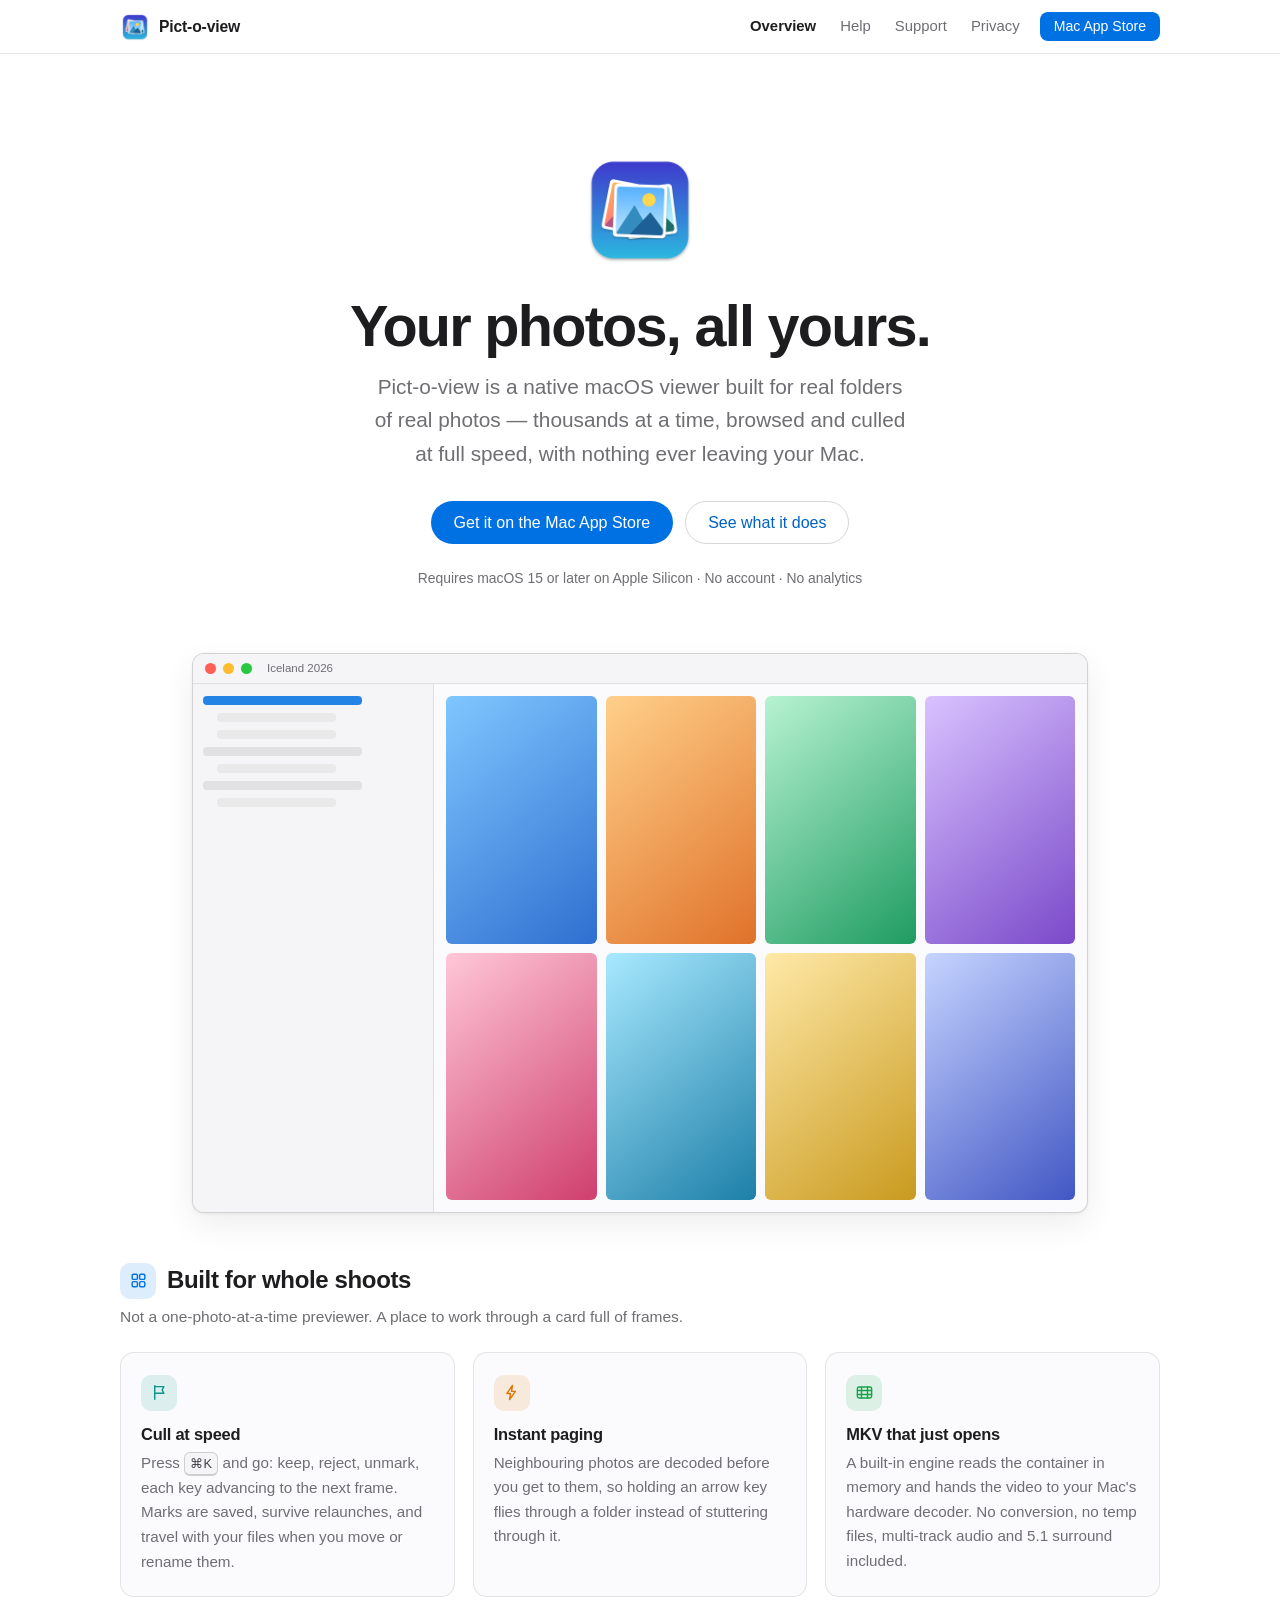
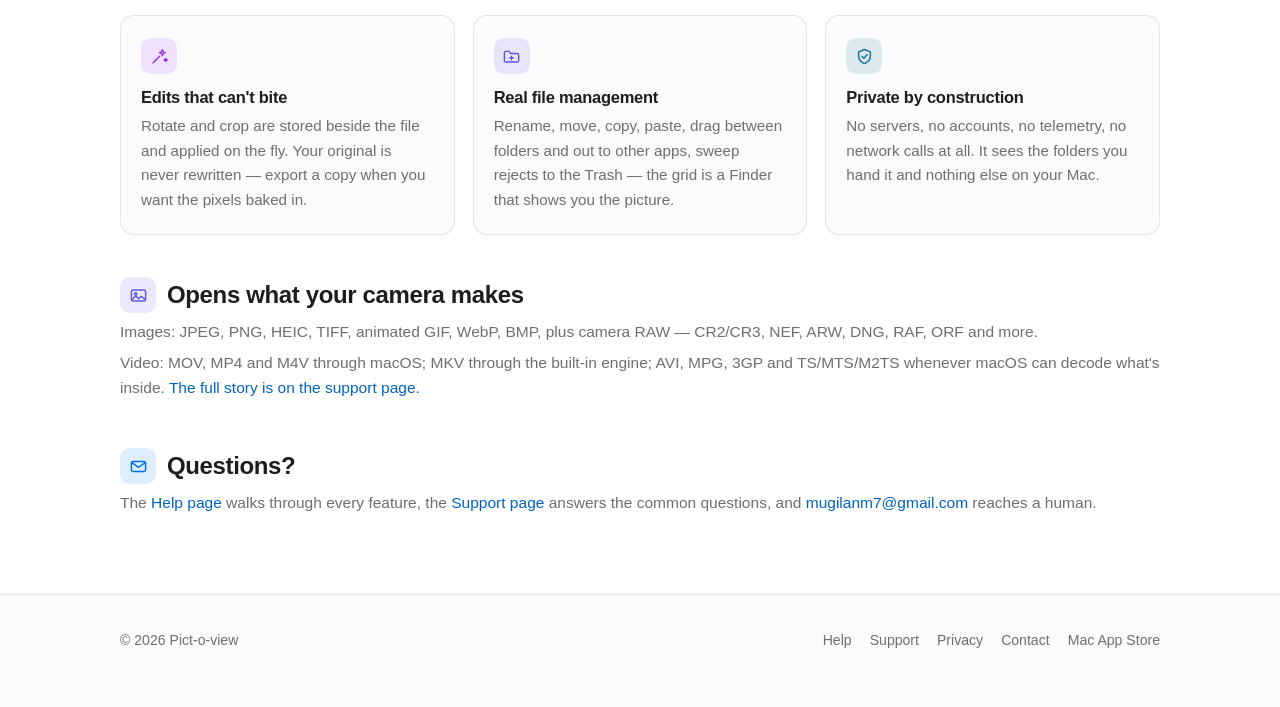
<file: index.html>
<!DOCTYPE html>
<html lang="en">
<head>
<meta charset="utf-8">
<meta name="viewport" content="width=device-width, initial-scale=1">
<title>Pict-o-view — a fast, private photo &amp; video viewer for macOS</title>
<meta name="description" content="Pict-o-view is a native macOS photo and video viewer built for browsing and culling large folders. No accounts, no analytics, nothing leaves your Mac.">
<meta name="theme-color" content="#ffffff" media="(prefers-color-scheme: light)">
<meta name="theme-color" content="#000000" media="(prefers-color-scheme: dark)">
<link rel="icon" type="image/png" href="images/icon_512x512.png">
<link rel="apple-touch-icon" href="images/icon_512x512.png">
<link rel="stylesheet" href="css/site.css">
</head>
<body>

<!-- Icon sprite: inline so the pages make no image requests. Attributes
     live on each <symbol> because a <use> clone inherits from the use
     site, not from the sprite. Generated by build_sprite.py. -->
<svg xmlns="http://www.w3.org/2000/svg" style="display:none" aria-hidden="true" focusable="false">

  <symbol id="i-photo" viewBox="0 0 24 24" fill="none" stroke="currentColor" stroke-width="1.8" stroke-linecap="round" stroke-linejoin="round">
    <rect x="3" y="5" width="18" height="14" rx="2.5"/>
    <circle cx="8.4" cy="10" r="1.5"/>
    <path d="M4 17.2l4.6-4.6 3.4 3.4 3-3L20 16.2"/>
  </symbol>
  <symbol id="i-folder" viewBox="0 0 24 24" fill="none" stroke="currentColor" stroke-width="1.8" stroke-linecap="round" stroke-linejoin="round">
    <path d="M3 7.5a2 2 0 012-2h3.8l2 2.6H19a2 2 0 012 2V17a2 2 0 01-2 2H5a2 2 0 01-2-2z"/>
    <path d="M12 11.6v4.6M9.7 13.9h4.6"/>
  </symbol>
  <symbol id="i-tree" viewBox="0 0 24 24" fill="none" stroke="currentColor" stroke-width="1.8" stroke-linecap="round" stroke-linejoin="round">
    <path d="M4.5 5.5h6M8 9.5h6M11.5 13.5h6M11.5 17.5h6"/>
    <path d="M8 5.5v12"/>
  </symbol>
  <symbol id="i-grid" viewBox="0 0 24 24" fill="none" stroke="currentColor" stroke-width="1.8" stroke-linecap="round" stroke-linejoin="round">
    <rect x="4" y="4" width="6.6" height="6.6" rx="1.6"/>
    <rect x="13.4" y="4" width="6.6" height="6.6" rx="1.6"/>
    <rect x="4" y="13.4" width="6.6" height="6.6" rx="1.6"/>
    <rect x="13.4" y="13.4" width="6.6" height="6.6" rx="1.6"/>
  </symbol>
  <symbol id="i-eye" viewBox="0 0 24 24" fill="none" stroke="currentColor" stroke-width="1.8" stroke-linecap="round" stroke-linejoin="round">
    <path d="M2.5 12S6 6.2 12 6.2 21.5 12 21.5 12 18 17.8 12 17.8 2.5 12 2.5 12z"/>
    <circle cx="12" cy="12" r="2.6"/>
  </symbol>
  <symbol id="i-wand" viewBox="0 0 24 24" fill="none" stroke="currentColor" stroke-width="1.8" stroke-linecap="round" stroke-linejoin="round">
    <path d="M4 20l8.2-8.2"/>
    <path d="M15.6 3.5l1.1 2.6 2.6 1.1-2.6 1.1-1.1 2.6-1.1-2.6-2.6-1.1 2.6-1.1z"/>
    <path d="M19.8 14.4l.6 1.4 1.4.6-1.4.6-.6 1.4-.6-1.4-1.4-.6 1.4-.6z"/>
  </symbol>
  <symbol id="i-flag" viewBox="0 0 24 24" fill="none" stroke="currentColor" stroke-width="1.8" stroke-linecap="round" stroke-linejoin="round">
    <path d="M6 3.5v17"/>
    <path d="M6 4.6h11.5l-2.2 4.2 2.2 4.2H6"/>
  </symbol>
  <symbol id="i-film" viewBox="0 0 24 24" fill="none" stroke="currentColor" stroke-width="1.8" stroke-linecap="round" stroke-linejoin="round">
    <rect x="3" y="5" width="18" height="14" rx="2.2"/>
    <path d="M3.2 9.4h17.6M3.2 14.6h17.6M8.2 5.2v13.6M15.8 5.2v13.6"/>
  </symbol>
  <symbol id="i-lock" viewBox="0 0 24 24" fill="none" stroke="currentColor" stroke-width="1.8" stroke-linecap="round" stroke-linejoin="round">
    <rect x="4.8" y="10.8" width="14.4" height="9.2" rx="2.2"/>
    <path d="M8.4 10.8V8.2a3.6 3.6 0 017.2 0v2.6"/>
  </symbol>
  <symbol id="i-keyboard" viewBox="0 0 24 24" fill="none" stroke="currentColor" stroke-width="1.8" stroke-linecap="round" stroke-linejoin="round">
    <rect x="2.4" y="6.4" width="19.2" height="11.2" rx="2.2"/>
    <path d="M6 10.2h.6M9.4 10.2h.6M12.8 10.2h.6M16.2 10.2h.6M7.6 14.2h8.8"/>
  </symbol>
  <symbol id="i-mail" viewBox="0 0 24 24" fill="none" stroke="currentColor" stroke-width="1.8" stroke-linecap="round" stroke-linejoin="round">
    <rect x="3" y="5.6" width="18" height="12.8" rx="2.2"/>
    <path d="M3.6 7.2l8.4 5.9 8.4-5.9"/>
  </symbol>
  <symbol id="i-bolt" viewBox="0 0 24 24" fill="none" stroke="currentColor" stroke-width="1.8" stroke-linecap="round" stroke-linejoin="round">
    <path d="M13.2 3l-7 10.2h4.6L9.6 21l7.2-10.4h-4.7z"/>
  </symbol>
  <symbol id="i-shield" viewBox="0 0 24 24" fill="none" stroke="currentColor" stroke-width="1.8" stroke-linecap="round" stroke-linejoin="round">
    <path d="M12 3.2l7.4 2.9v4.8c0 4.5-3 8.2-7.4 9.9-4.4-1.7-7.4-5.4-7.4-9.9V6.1z"/>
    <path d="M8.9 11.9l2.4 2.4 4-4.4"/>
  </symbol>
  <symbol id="i-share" viewBox="0 0 24 24" fill="none" stroke="currentColor" stroke-width="1.8" stroke-linecap="round" stroke-linejoin="round">
    <path d="M12 15.6V3.6"/>
    <path d="M8.2 7.2L12 3.4l3.8 3.8"/>
    <path d="M5 13.6v4.8A1.8 1.8 0 006.8 20.2h10.4a1.8 1.8 0 001.8-1.8v-4.8"/>
  </symbol>
  <symbol id="i-sliders" viewBox="0 0 24 24" fill="none" stroke="currentColor" stroke-width="1.8" stroke-linecap="round" stroke-linejoin="round">
    <path d="M4 8h9M18.4 8H20M4 16h4.4M13.8 16H20"/>
    <circle cx="15.6" cy="8" r="2.4"/>
    <circle cx="11" cy="16" r="2.4"/>
  </symbol>
  <symbol id="i-code" viewBox="0 0 24 24" fill="none" stroke="currentColor" stroke-width="1.8" stroke-linecap="round" stroke-linejoin="round">
    <path d="M9 7.5L4.5 12 9 16.5M15 7.5L19.5 12 15 16.5"/>
  </symbol>
</svg>

<header class="site-header">
  <div class="wrap">
    <a class="brand" href="index.html">
      <img class="brand-mark" src="images/icon_512x512.png" width="30" height="30" alt="">
      Pict-o-view
    </a>
    <nav class="site-nav" aria-label="Site">
      <a href="index.html" aria-current="page">Overview</a>
      <a href="help.html">Help</a>
      <a href="support.html">Support</a>
      <a href="privacy.html">Privacy</a>
      <a class="btn" href="https://apps.apple.com/us/app/pict-o-view/id6789158521">Mac App Store</a>
    </nav>
  </div>
</header>

<main>
  <section class="hero wrap wrap--wide">
    <img class="hero-icon" src="images/icon_512x512.png" width="120" height="120" alt="Pict-o-view app icon">
    <h1>Your photos, all yours.</h1>
    <p class="lede">Pict-o-view is a native macOS viewer built for real folders of real photos — thousands at a time, browsed and culled at full speed, with nothing ever leaving your Mac.</p>
    <div class="hero-actions">
      <a class="btn" href="https://apps.apple.com/us/app/pict-o-view/id6789158521">Get it on the Mac App Store</a>
      <a class="btn btn--ghost" href="help.html">See what it does</a>
    </div>
    <p class="hero-note">Requires macOS 15 or later on Apple Silicon · No account · No analytics</p>

    <div class="mock" role="img" aria-label="Illustration of the Pict-o-view window: a folder sidebar beside a grid of photo thumbnails.">
      <div class="mock-bar" aria-hidden="true"><i></i><i></i><i></i><span>Iceland 2026</span></div>
      <div class="mock-body" aria-hidden="true">
        <div class="mock-side">
          <b class="on"></b><em></em><em></em><b></b><em></em><b></b><em></em>
        </div>
        <div class="mock-grid">
          <u></u><u></u><u></u><u></u><u></u><u></u><u></u><u></u>
        </div>
      </div>
    </div>
  </section>

  <div class="wrap wrap--wide">
    <section class="section" id="features">
      <h2><span class="tile t-blue"><svg aria-hidden="true"><use href="#i-grid"></use></svg></span> Built for whole shoots</h2>
      <p class="section-note">Not a one-photo-at-a-time previewer. A place to work through a card full of frames.</p>
      <ul class="cards" style="margin-top:1.4rem">
        <li class="card">
          <span class="tile t-mint"><svg aria-hidden="true"><use href="#i-flag"></use></svg></span>
          <h3>Cull at speed</h3>
          <p>Press <kbd>⌘K</kbd> and go: keep, reject, unmark, each key advancing to the next frame. Marks are saved, survive relaunches, and travel with your files when you move or rename them.</p>
        </li>
        <li class="card">
          <span class="tile t-orange"><svg aria-hidden="true"><use href="#i-bolt"></use></svg></span>
          <h3>Instant paging</h3>
          <p>Neighbouring photos are decoded before you get to them, so holding an arrow key flies through a folder instead of stuttering through it.</p>
        </li>
        <li class="card">
          <span class="tile t-green"><svg aria-hidden="true"><use href="#i-film"></use></svg></span>
          <h3>MKV that just opens</h3>
          <p>A built-in engine reads the container in memory and hands the video to your Mac's hardware decoder. No conversion, no temp files, multi-track audio and 5.1 surround included.</p>
        </li>
        <li class="card">
          <span class="tile t-purple"><svg aria-hidden="true"><use href="#i-wand"></use></svg></span>
          <h3>Edits that can't bite</h3>
          <p>Rotate and crop are stored beside the file and applied on the fly. Your original is never rewritten — export a copy when you want the pixels baked in.</p>
        </li>
        <li class="card">
          <span class="tile t-indigo"><svg aria-hidden="true"><use href="#i-folder"></use></svg></span>
          <h3>Real file management</h3>
          <p>Rename, move, copy, paste, drag between folders and out to other apps, sweep rejects to the Trash — the grid is a Finder that shows you the picture.</p>
        </li>
        <li class="card">
          <span class="tile t-teal"><svg aria-hidden="true"><use href="#i-shield"></use></svg></span>
          <h3>Private by construction</h3>
          <p>No servers, no accounts, no telemetry, no network calls at all. It sees the folders you hand it and nothing else on your Mac.</p>
        </li>
      </ul>
    </section>

    <section class="section" id="formats">
      <h2><span class="tile t-indigo"><svg aria-hidden="true"><use href="#i-photo"></use></svg></span> Opens what your camera makes</h2>
      <p class="section-note">Images: JPEG, PNG, HEIC, TIFF, animated GIF, WebP, BMP, plus camera RAW — CR2/CR3, NEF, ARW, DNG, RAF, ORF and more.</p>
      <p class="section-note">Video: MOV, MP4 and M4V through macOS; MKV through the built-in engine; AVI, MPG, 3GP and TS/MTS/M2TS whenever macOS can decode what's inside. <a href="support.html#media">The full story is on the support page.</a></p>
    </section>

    <section class="section" id="more">
      <h2><span class="tile t-blue"><svg aria-hidden="true"><use href="#i-mail"></use></svg></span> Questions?</h2>
      <p class="section-note">The <a href="help.html">Help page</a> walks through every feature, the <a href="support.html">Support page</a> answers the common questions, and <a href="mailto:mugilanm7@gmail.com">mugilanm7@gmail.com</a> reaches a human.</p>
    </section>
  </div>
</main>

<footer class="site-footer">
  <div class="wrap">
    <span>© 2026 Pict-o-view</span>
    <nav aria-label="Footer">
      <a href="help.html">Help</a>
      <a href="support.html">Support</a>
      <a href="privacy.html">Privacy</a>
      <a href="mailto:mugilanm7@gmail.com">Contact</a>
      <a href="https://apps.apple.com/us/app/pict-o-view/id6789158521">Mac App Store</a>
    </nav>
  </div>
</footer>

<script src="js/site.js" defer></script>
</body>
</html>
</file>
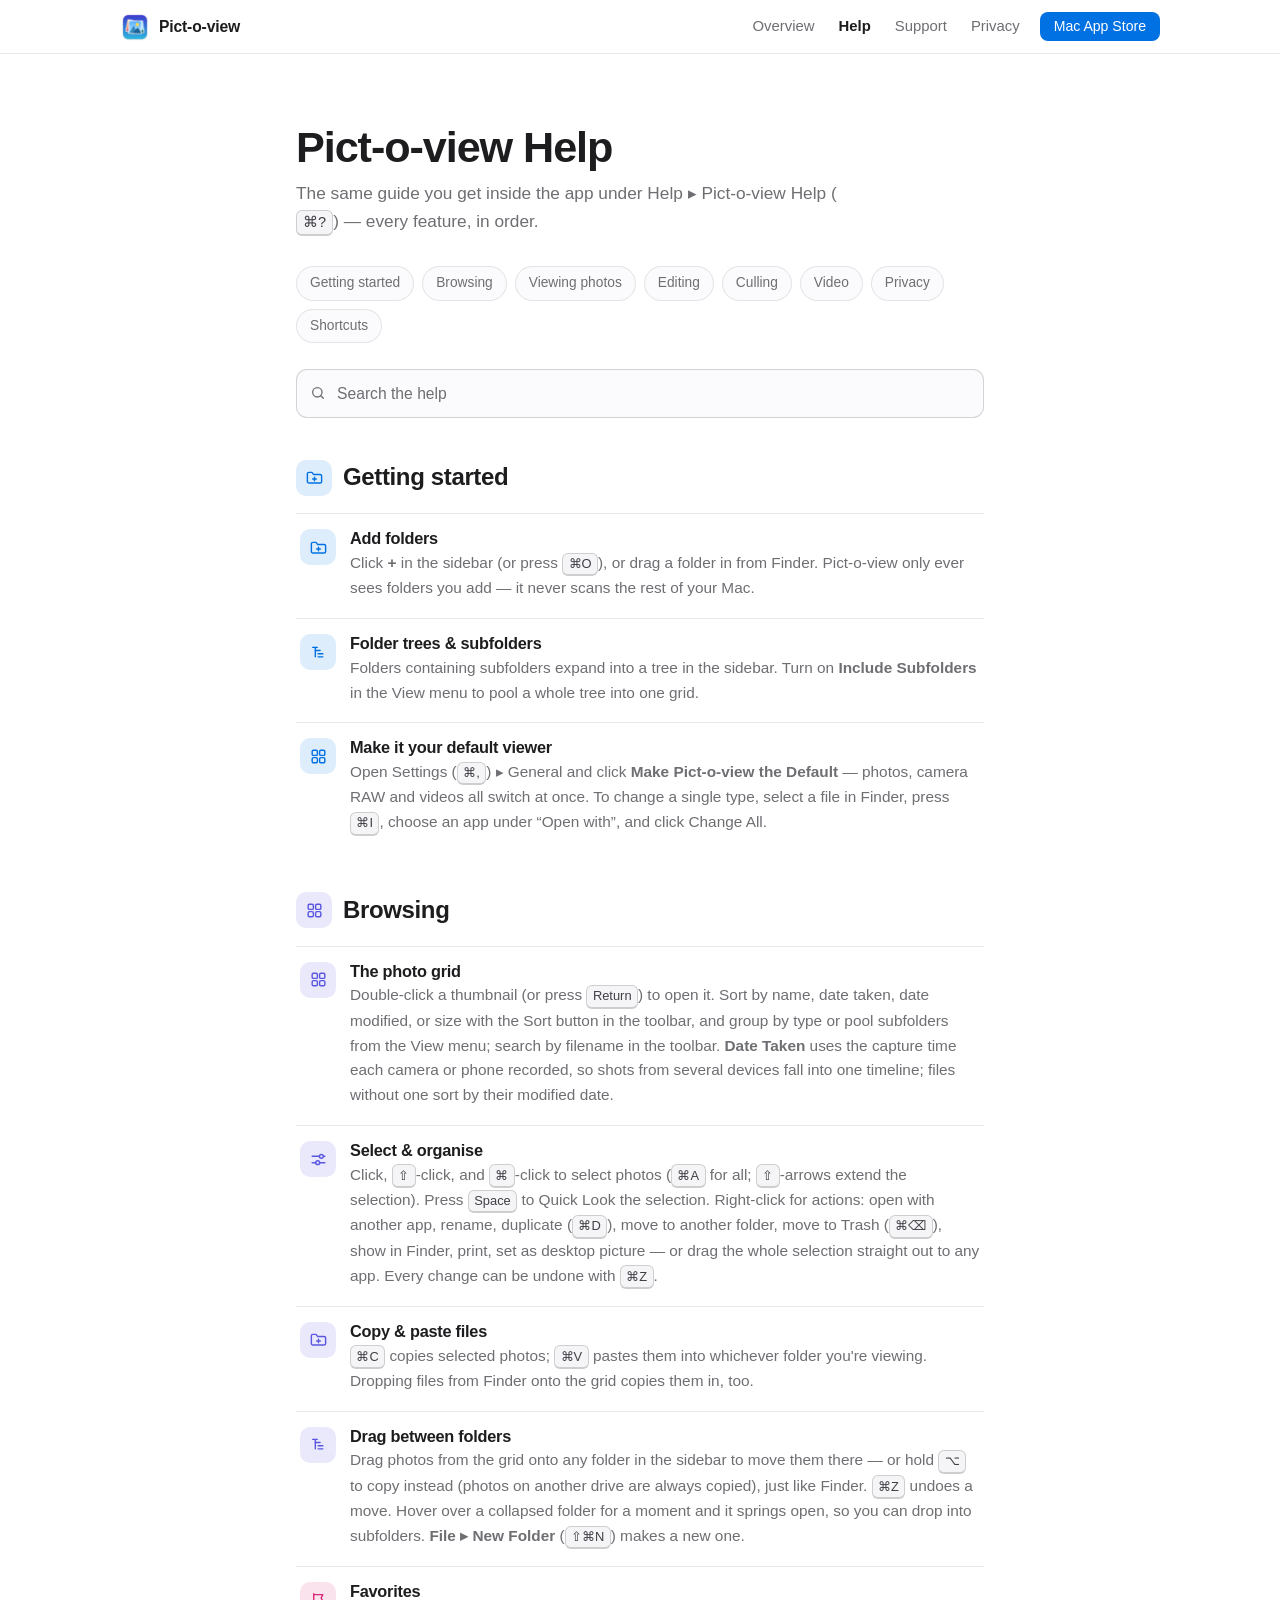
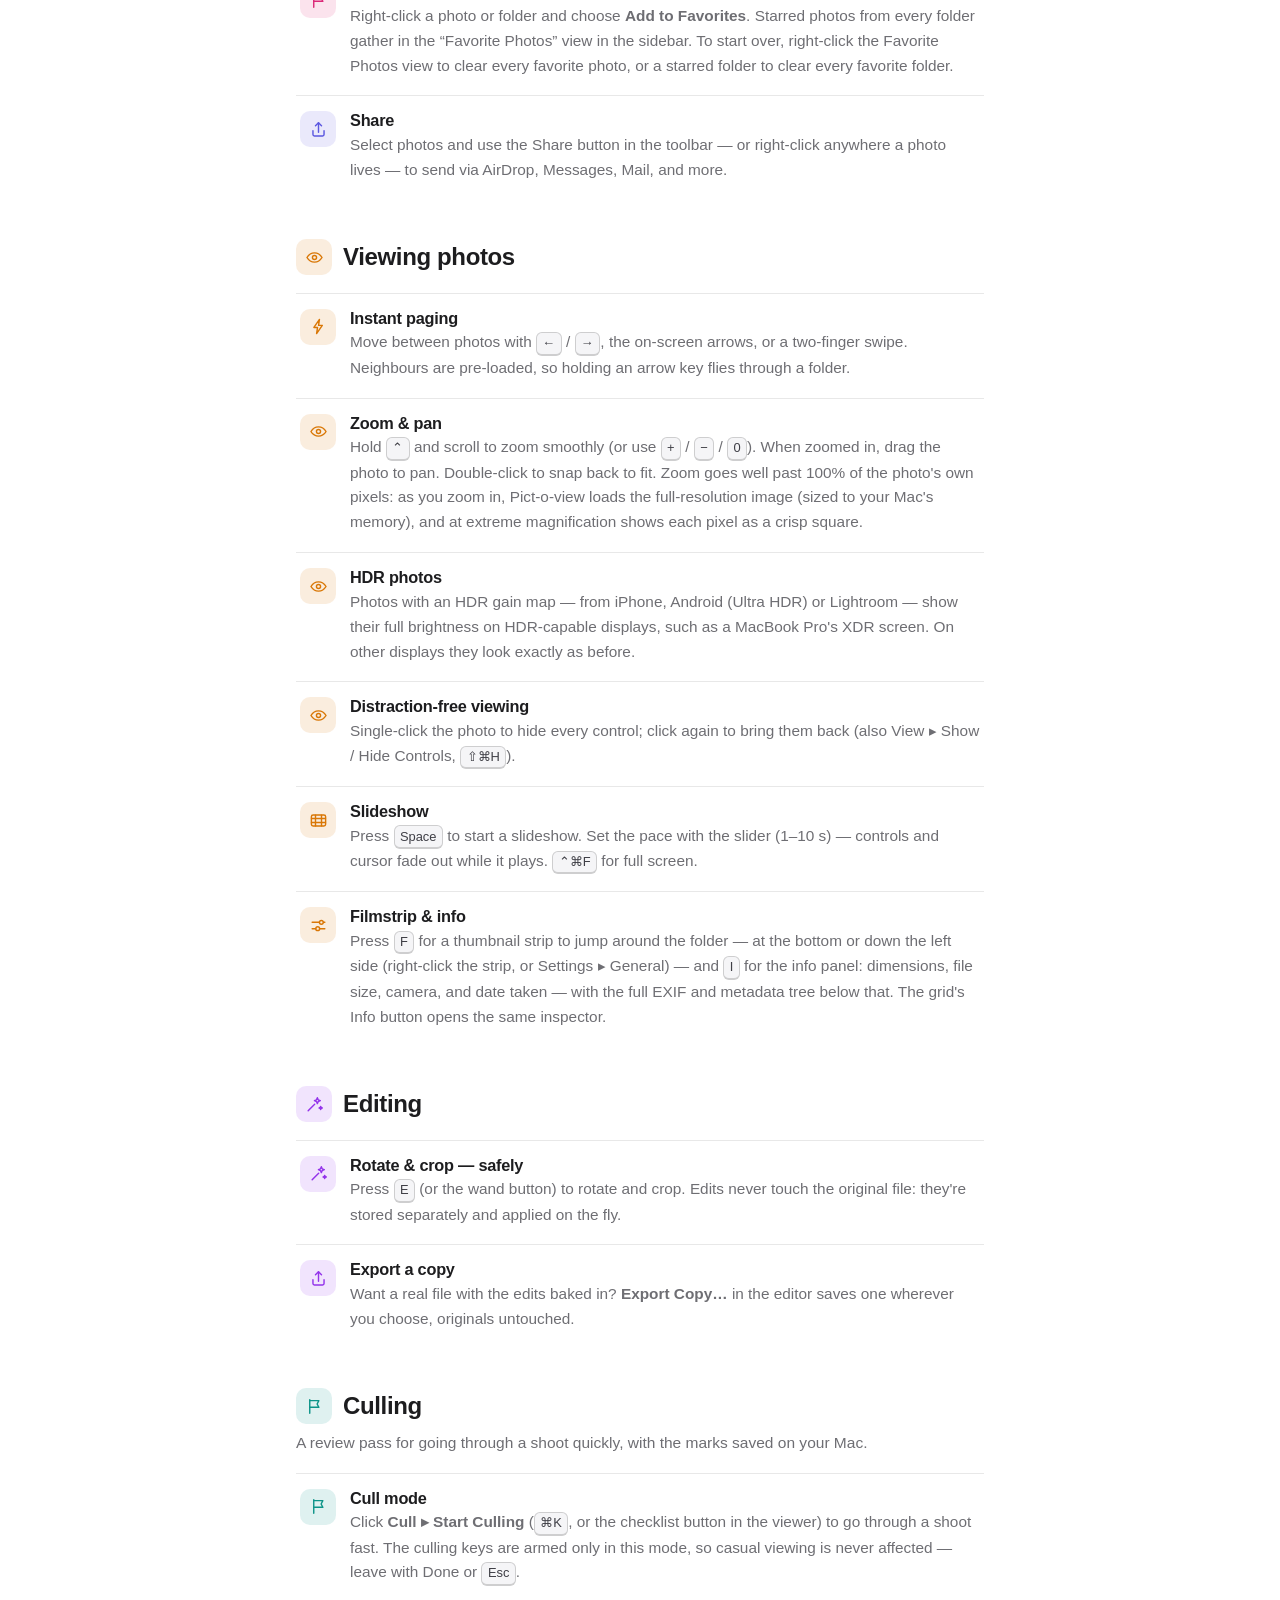
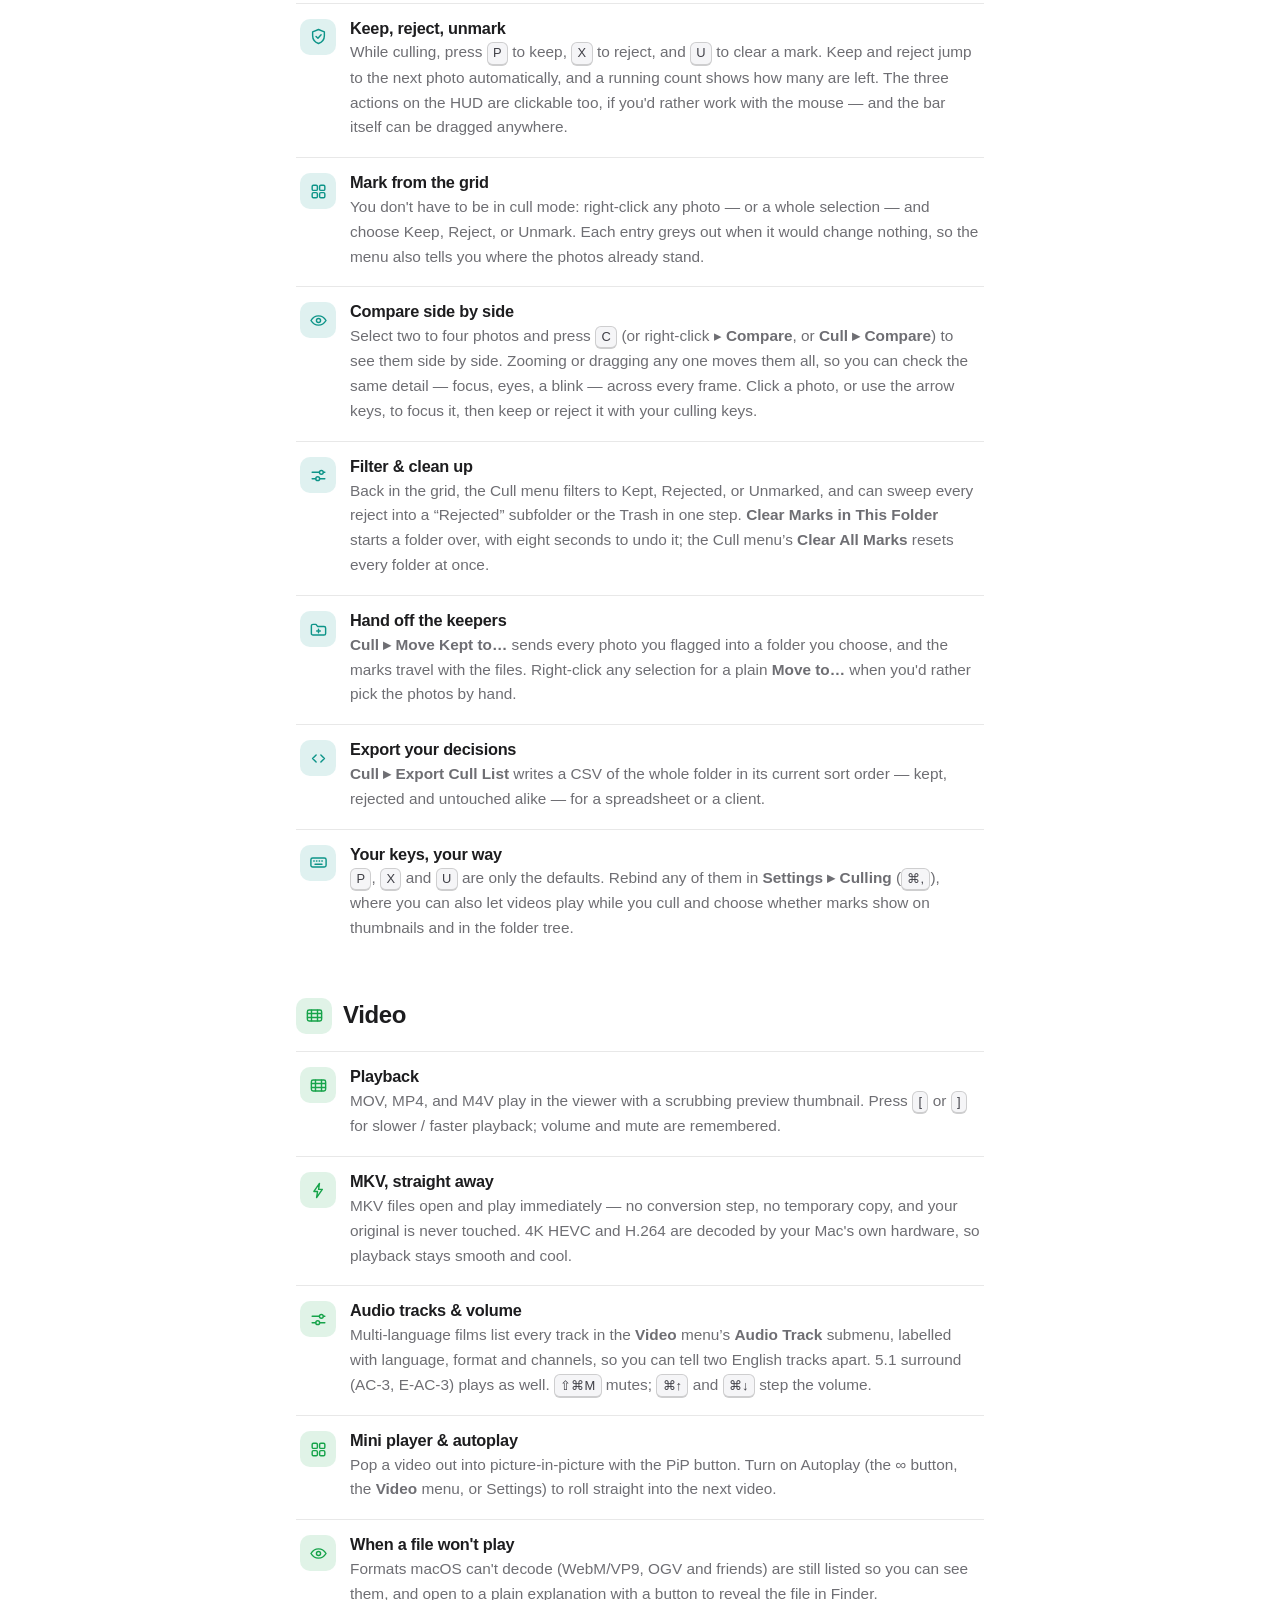
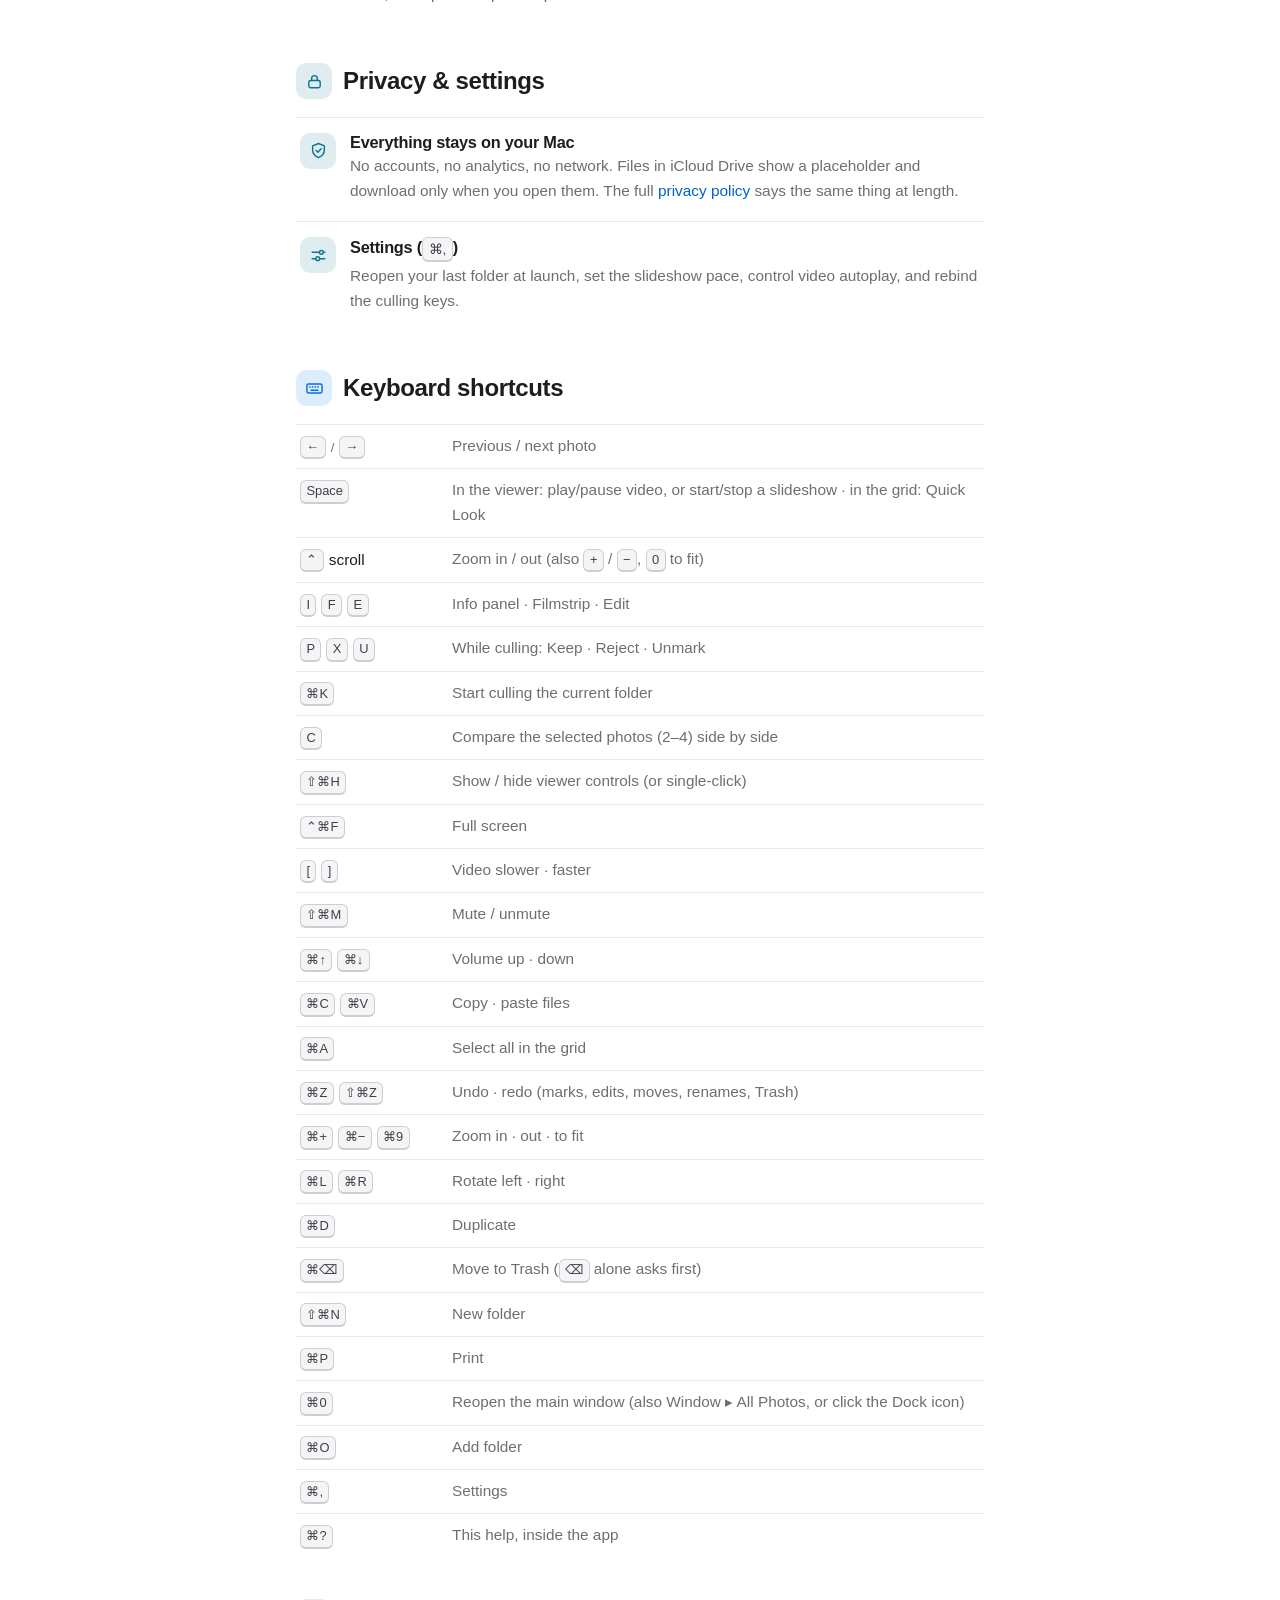
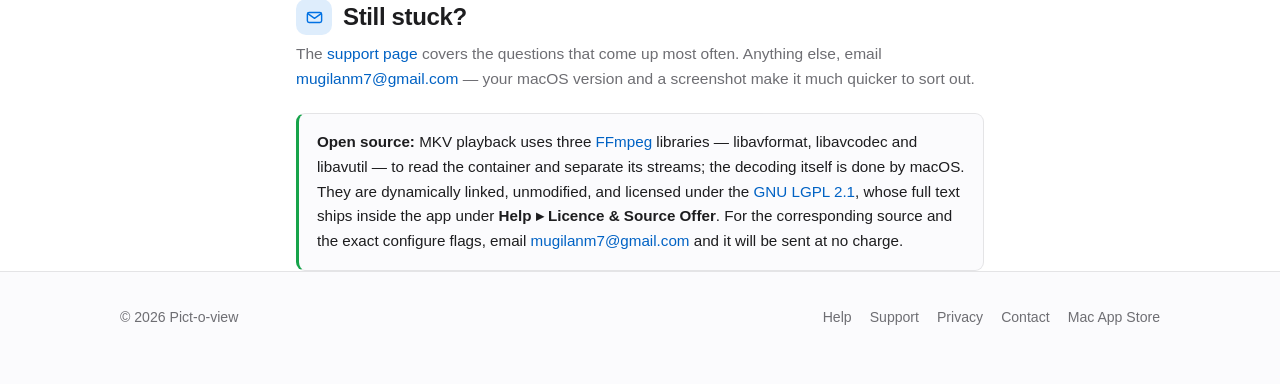
<file: help.html>
<!DOCTYPE html>
<html lang="en">
<head>
<meta charset="utf-8">
<meta name="viewport" content="width=device-width, initial-scale=1">
<title>Pict-o-view — Help</title>
<meta name="description" content="Everything Pict-o-view does: adding folders, browsing, viewing, non-destructive editing, culling a shoot, video and MKV playback, and the full keyboard shortcut list.">
<meta name="theme-color" content="#ffffff" media="(prefers-color-scheme: light)">
<meta name="theme-color" content="#000000" media="(prefers-color-scheme: dark)">
<link rel="icon" type="image/png" href="images/icon_512x512.png">
<link rel="apple-touch-icon" href="images/icon_512x512.png">
<link rel="stylesheet" href="css/site.css">
</head>
<body>

<!-- Icon sprite: inline so the pages make no image requests. Attributes
     live on each <symbol> because a <use> clone inherits from the use
     site, not from the sprite. Generated by build_sprite.py. -->
<svg xmlns="http://www.w3.org/2000/svg" style="display:none" aria-hidden="true" focusable="false">

  <symbol id="i-photo" viewBox="0 0 24 24" fill="none" stroke="currentColor" stroke-width="1.8" stroke-linecap="round" stroke-linejoin="round">
    <rect x="3" y="5" width="18" height="14" rx="2.5"/>
    <circle cx="8.4" cy="10" r="1.5"/>
    <path d="M4 17.2l4.6-4.6 3.4 3.4 3-3L20 16.2"/>
  </symbol>
  <symbol id="i-folder" viewBox="0 0 24 24" fill="none" stroke="currentColor" stroke-width="1.8" stroke-linecap="round" stroke-linejoin="round">
    <path d="M3 7.5a2 2 0 012-2h3.8l2 2.6H19a2 2 0 012 2V17a2 2 0 01-2 2H5a2 2 0 01-2-2z"/>
    <path d="M12 11.6v4.6M9.7 13.9h4.6"/>
  </symbol>
  <symbol id="i-tree" viewBox="0 0 24 24" fill="none" stroke="currentColor" stroke-width="1.8" stroke-linecap="round" stroke-linejoin="round">
    <path d="M4.5 5.5h6M8 9.5h6M11.5 13.5h6M11.5 17.5h6"/>
    <path d="M8 5.5v12"/>
  </symbol>
  <symbol id="i-grid" viewBox="0 0 24 24" fill="none" stroke="currentColor" stroke-width="1.8" stroke-linecap="round" stroke-linejoin="round">
    <rect x="4" y="4" width="6.6" height="6.6" rx="1.6"/>
    <rect x="13.4" y="4" width="6.6" height="6.6" rx="1.6"/>
    <rect x="4" y="13.4" width="6.6" height="6.6" rx="1.6"/>
    <rect x="13.4" y="13.4" width="6.6" height="6.6" rx="1.6"/>
  </symbol>
  <symbol id="i-eye" viewBox="0 0 24 24" fill="none" stroke="currentColor" stroke-width="1.8" stroke-linecap="round" stroke-linejoin="round">
    <path d="M2.5 12S6 6.2 12 6.2 21.5 12 21.5 12 18 17.8 12 17.8 2.5 12 2.5 12z"/>
    <circle cx="12" cy="12" r="2.6"/>
  </symbol>
  <symbol id="i-wand" viewBox="0 0 24 24" fill="none" stroke="currentColor" stroke-width="1.8" stroke-linecap="round" stroke-linejoin="round">
    <path d="M4 20l8.2-8.2"/>
    <path d="M15.6 3.5l1.1 2.6 2.6 1.1-2.6 1.1-1.1 2.6-1.1-2.6-2.6-1.1 2.6-1.1z"/>
    <path d="M19.8 14.4l.6 1.4 1.4.6-1.4.6-.6 1.4-.6-1.4-1.4-.6 1.4-.6z"/>
  </symbol>
  <symbol id="i-flag" viewBox="0 0 24 24" fill="none" stroke="currentColor" stroke-width="1.8" stroke-linecap="round" stroke-linejoin="round">
    <path d="M6 3.5v17"/>
    <path d="M6 4.6h11.5l-2.2 4.2 2.2 4.2H6"/>
  </symbol>
  <symbol id="i-film" viewBox="0 0 24 24" fill="none" stroke="currentColor" stroke-width="1.8" stroke-linecap="round" stroke-linejoin="round">
    <rect x="3" y="5" width="18" height="14" rx="2.2"/>
    <path d="M3.2 9.4h17.6M3.2 14.6h17.6M8.2 5.2v13.6M15.8 5.2v13.6"/>
  </symbol>
  <symbol id="i-lock" viewBox="0 0 24 24" fill="none" stroke="currentColor" stroke-width="1.8" stroke-linecap="round" stroke-linejoin="round">
    <rect x="4.8" y="10.8" width="14.4" height="9.2" rx="2.2"/>
    <path d="M8.4 10.8V8.2a3.6 3.6 0 017.2 0v2.6"/>
  </symbol>
  <symbol id="i-keyboard" viewBox="0 0 24 24" fill="none" stroke="currentColor" stroke-width="1.8" stroke-linecap="round" stroke-linejoin="round">
    <rect x="2.4" y="6.4" width="19.2" height="11.2" rx="2.2"/>
    <path d="M6 10.2h.6M9.4 10.2h.6M12.8 10.2h.6M16.2 10.2h.6M7.6 14.2h8.8"/>
  </symbol>
  <symbol id="i-mail" viewBox="0 0 24 24" fill="none" stroke="currentColor" stroke-width="1.8" stroke-linecap="round" stroke-linejoin="round">
    <rect x="3" y="5.6" width="18" height="12.8" rx="2.2"/>
    <path d="M3.6 7.2l8.4 5.9 8.4-5.9"/>
  </symbol>
  <symbol id="i-bolt" viewBox="0 0 24 24" fill="none" stroke="currentColor" stroke-width="1.8" stroke-linecap="round" stroke-linejoin="round">
    <path d="M13.2 3l-7 10.2h4.6L9.6 21l7.2-10.4h-4.7z"/>
  </symbol>
  <symbol id="i-shield" viewBox="0 0 24 24" fill="none" stroke="currentColor" stroke-width="1.8" stroke-linecap="round" stroke-linejoin="round">
    <path d="M12 3.2l7.4 2.9v4.8c0 4.5-3 8.2-7.4 9.9-4.4-1.7-7.4-5.4-7.4-9.9V6.1z"/>
    <path d="M8.9 11.9l2.4 2.4 4-4.4"/>
  </symbol>
  <symbol id="i-share" viewBox="0 0 24 24" fill="none" stroke="currentColor" stroke-width="1.8" stroke-linecap="round" stroke-linejoin="round">
    <path d="M12 15.6V3.6"/>
    <path d="M8.2 7.2L12 3.4l3.8 3.8"/>
    <path d="M5 13.6v4.8A1.8 1.8 0 006.8 20.2h10.4a1.8 1.8 0 001.8-1.8v-4.8"/>
  </symbol>
  <symbol id="i-sliders" viewBox="0 0 24 24" fill="none" stroke="currentColor" stroke-width="1.8" stroke-linecap="round" stroke-linejoin="round">
    <path d="M4 8h9M18.4 8H20M4 16h4.4M13.8 16H20"/>
    <circle cx="15.6" cy="8" r="2.4"/>
    <circle cx="11" cy="16" r="2.4"/>
  </symbol>
  <symbol id="i-code" viewBox="0 0 24 24" fill="none" stroke="currentColor" stroke-width="1.8" stroke-linecap="round" stroke-linejoin="round">
    <path d="M9 7.5L4.5 12 9 16.5M15 7.5L19.5 12 15 16.5"/>
  </symbol>
</svg>

<header class="site-header">
  <div class="wrap">
    <a class="brand" href="index.html">
      <img class="brand-mark" src="images/icon_512x512.png" width="30" height="30" alt="">
      Pict-o-view
    </a>
    <nav class="site-nav" aria-label="Site">
      <a href="index.html">Overview</a>
      <a href="help.html" aria-current="page">Help</a>
      <a href="support.html">Support</a>
      <a href="privacy.html">Privacy</a>
      <a class="btn" href="https://apps.apple.com/us/app/pict-o-view/id6789158521">Mac App Store</a>
    </nav>
  </div>
</header>

<main class="wrap">
  <div class="page-head">
    <h1>Pict-o-view Help</h1>
    <p class="lede">The same guide you get inside the app under Help ▸ Pict-o-view Help (<kbd>⌘?</kbd>) — every feature, in order.</p>
  </div>

  <ul class="pills">
    <li><a href="#getting-started">Getting started</a></li>
    <li><a href="#browsing">Browsing</a></li>
    <li><a href="#viewing">Viewing photos</a></li>
    <li><a href="#editing">Editing</a></li>
    <li><a href="#culling">Culling</a></li>
    <li><a href="#video">Video</a></li>
    <li><a href="#privacy">Privacy</a></li>
    <li><a href="#shortcuts">Shortcuts</a></li>
  </ul>

  <div data-search="Search the help"></div>

  <div data-searchable>

    <section class="section" id="getting-started">
      <h2><span class="tile t-blue"><svg aria-hidden="true"><use href="#i-folder"></use></svg></span> Getting started</h2>
      <ul class="features">
        <li class="feature">
          <span class="tile t-blue"><svg aria-hidden="true"><use href="#i-folder"></use></svg></span>
          <div>
            <h3>Add folders</h3>
            <p>Click <strong>+</strong> in the sidebar (or press <kbd>⌘O</kbd>), or drag a folder in from Finder. Pict-o-view only ever sees folders you add — it never scans the rest of your Mac.</p>
          </div>
        </li>
        <li class="feature">
          <span class="tile t-blue"><svg aria-hidden="true"><use href="#i-tree"></use></svg></span>
          <div>
            <h3>Folder trees &amp; subfolders</h3>
            <p>Folders containing subfolders expand into a tree in the sidebar. Turn on <strong>Include Subfolders</strong> in the View menu to pool a whole tree into one grid.</p>
          </div>
        </li>
        <li class="feature">
          <span class="tile t-blue"><svg aria-hidden="true"><use href="#i-grid"></use></svg></span>
          <div>
            <h3>Make it your default viewer</h3>
            <p>Open Settings (<kbd>⌘,</kbd>) ▸ General and click <strong>Make Pict-o-view the Default</strong> — photos, camera RAW and videos all switch at once. To change a single type, select a file in Finder, press <kbd>⌘I</kbd>, choose an app under “Open with”, and click Change All.</p>
          </div>
        </li>
      </ul>
    </section>

    <section class="section" id="browsing">
      <h2><span class="tile t-indigo"><svg aria-hidden="true"><use href="#i-grid"></use></svg></span> Browsing</h2>
      <ul class="features">
        <li class="feature">
          <span class="tile t-indigo"><svg aria-hidden="true"><use href="#i-grid"></use></svg></span>
          <div>
            <h3>The photo grid</h3>
            <p>Double-click a thumbnail (or press <kbd>Return</kbd>) to open it. Sort by name, date taken, date modified, or size with the Sort button in the toolbar, and group by type or pool subfolders from the View menu; search by filename in the toolbar. <strong>Date Taken</strong> uses the capture time each camera or phone recorded, so shots from several devices fall into one timeline; files without one sort by their modified date.</p>
          </div>
        </li>
        <li class="feature">
          <span class="tile t-indigo"><svg aria-hidden="true"><use href="#i-sliders"></use></svg></span>
          <div>
            <h3>Select &amp; organise</h3>
            <p>Click, <kbd>⇧</kbd>-click, and <kbd>⌘</kbd>-click to select photos (<kbd>⌘A</kbd> for all; <kbd>⇧</kbd>-arrows extend the selection). Press <kbd>Space</kbd> to Quick Look the selection. Right-click for actions: open with another app, rename, duplicate (<kbd>⌘D</kbd>), move to another folder, move to Trash (<kbd>⌘⌫</kbd>), show in Finder, print, set as desktop picture — or drag the whole selection straight out to any app. Every change can be undone with <kbd>⌘Z</kbd>.</p>
          </div>
        </li>
        <li class="feature">
          <span class="tile t-indigo"><svg aria-hidden="true"><use href="#i-folder"></use></svg></span>
          <div>
            <h3>Copy &amp; paste files</h3>
            <p><kbd>⌘C</kbd> copies selected photos; <kbd>⌘V</kbd> pastes them into whichever folder you're viewing. Dropping files from Finder onto the grid copies them in, too.</p>
          </div>
        </li>
        <li class="feature">
          <span class="tile t-indigo"><svg aria-hidden="true"><use href="#i-tree"></use></svg></span>
          <div>
            <h3>Drag between folders</h3>
            <p>Drag photos from the grid onto any folder in the sidebar to move them there — or hold <kbd>⌥</kbd> to copy instead (photos on another drive are always copied), just like Finder. <kbd>⌘Z</kbd> undoes a move. Hover over a collapsed folder for a moment and it springs open, so you can drop into subfolders. <strong>File ▸ New Folder</strong> (<kbd>⇧⌘N</kbd>) makes a new one.</p>
          </div>
        </li>
        <li class="feature">
          <span class="tile t-pink"><svg aria-hidden="true"><use href="#i-flag"></use></svg></span>
          <div>
            <h3>Favorites</h3>
            <p>Right-click a photo or folder and choose <strong>Add to Favorites</strong>. Starred photos from every folder gather in the “Favorite Photos” view in the sidebar. To start over, right-click the Favorite Photos view to clear every favorite photo, or a starred folder to clear every favorite folder.</p>
          </div>
        </li>
        <li class="feature">
          <span class="tile t-indigo"><svg aria-hidden="true"><use href="#i-share"></use></svg></span>
          <div>
            <h3>Share</h3>
            <p>Select photos and use the Share button in the toolbar — or right-click anywhere a photo lives — to send via AirDrop, Messages, Mail, and more.</p>
          </div>
        </li>
      </ul>
    </section>

    <section class="section" id="viewing">
      <h2><span class="tile t-orange"><svg aria-hidden="true"><use href="#i-eye"></use></svg></span> Viewing photos</h2>
      <ul class="features">
        <li class="feature">
          <span class="tile t-orange"><svg aria-hidden="true"><use href="#i-bolt"></use></svg></span>
          <div>
            <h3>Instant paging</h3>
            <p>Move between photos with <kbd>←</kbd> / <kbd>→</kbd>, the on-screen arrows, or a two-finger swipe. Neighbours are pre-loaded, so holding an arrow key flies through a folder.</p>
          </div>
        </li>
        <li class="feature">
          <span class="tile t-orange"><svg aria-hidden="true"><use href="#i-eye"></use></svg></span>
          <div>
            <h3>Zoom &amp; pan</h3>
            <p>Hold <kbd>⌃</kbd> and scroll to zoom smoothly (or use <kbd>+</kbd> / <kbd>−</kbd> / <kbd>0</kbd>). When zoomed in, drag the photo to pan. Double-click to snap back to fit. Zoom goes well past 100% of the photo's own pixels: as you zoom in, Pict-o-view loads the full-resolution image (sized to your Mac's memory), and at extreme magnification shows each pixel as a crisp square.</p>
          </div>
        </li>
        <li class="feature">
          <span class="tile t-orange"><svg aria-hidden="true"><use href="#i-eye"></use></svg></span>
          <div>
            <h3>HDR photos</h3>
            <p>Photos with an HDR gain map — from iPhone, Android (Ultra HDR) or Lightroom — show their full brightness on HDR-capable displays, such as a MacBook Pro's XDR screen. On other displays they look exactly as before.</p>
          </div>
        </li>
        <li class="feature">
          <span class="tile t-orange"><svg aria-hidden="true"><use href="#i-eye"></use></svg></span>
          <div>
            <h3>Distraction-free viewing</h3>
            <p>Single-click the photo to hide every control; click again to bring them back (also View ▸ Show / Hide Controls, <kbd>⇧⌘H</kbd>).</p>
          </div>
        </li>
        <li class="feature">
          <span class="tile t-orange"><svg aria-hidden="true"><use href="#i-film"></use></svg></span>
          <div>
            <h3>Slideshow</h3>
            <p>Press <kbd>Space</kbd> to start a slideshow. Set the pace with the slider (1–10 s) — controls and cursor fade out while it plays. <kbd>⌃⌘F</kbd> for full screen.</p>
          </div>
        </li>
        <li class="feature">
          <span class="tile t-orange"><svg aria-hidden="true"><use href="#i-sliders"></use></svg></span>
          <div>
            <h3>Filmstrip &amp; info</h3>
            <p>Press <kbd>F</kbd> for a thumbnail strip to jump around the folder — at the bottom or down the left side (right-click the strip, or Settings ▸ General) — and <kbd>I</kbd> for the info panel: dimensions, file size, camera, and date taken — with the full EXIF and metadata tree below that. The grid's Info button opens the same inspector.</p>
          </div>
        </li>
      </ul>
    </section>

    <section class="section" id="editing">
      <h2><span class="tile t-purple"><svg aria-hidden="true"><use href="#i-wand"></use></svg></span> Editing</h2>
      <ul class="features">
        <li class="feature">
          <span class="tile t-purple"><svg aria-hidden="true"><use href="#i-wand"></use></svg></span>
          <div>
            <h3>Rotate &amp; crop — safely</h3>
            <p>Press <kbd>E</kbd> (or the wand button) to rotate and crop. Edits never touch the original file: they're stored separately and applied on the fly.</p>
          </div>
        </li>
        <li class="feature">
          <span class="tile t-purple"><svg aria-hidden="true"><use href="#i-share"></use></svg></span>
          <div>
            <h3>Export a copy</h3>
            <p>Want a real file with the edits baked in? <strong>Export Copy…</strong> in the editor saves one wherever you choose, originals untouched.</p>
          </div>
        </li>
      </ul>
    </section>

    <section class="section" id="culling">
      <h2><span class="tile t-mint"><svg aria-hidden="true"><use href="#i-flag"></use></svg></span> Culling</h2>
      <p class="section-note">A review pass for going through a shoot quickly, with the marks saved on your Mac.</p>
      <ul class="features">
        <li class="feature">
          <span class="tile t-mint"><svg aria-hidden="true"><use href="#i-flag"></use></svg></span>
          <div>
            <h3>Cull mode</h3>
            <p>Click <strong>Cull ▸ Start Culling</strong> (<kbd>⌘K</kbd>, or the checklist button in the viewer) to go through a shoot fast. The culling keys are armed only in this mode, so casual viewing is never affected — leave with Done or <kbd>Esc</kbd>.</p>
          </div>
        </li>
        <li class="feature">
          <span class="tile t-mint"><svg aria-hidden="true"><use href="#i-shield"></use></svg></span>
          <div>
            <h3>Keep, reject, unmark</h3>
            <p>While culling, press <kbd>P</kbd> to keep, <kbd>X</kbd> to reject, and <kbd>U</kbd> to clear a mark. Keep and reject jump to the next photo automatically, and a running count shows how many are left. The three actions on the HUD are clickable too, if you'd rather work with the mouse — and the bar itself can be dragged anywhere.</p>
          </div>
        </li>
        <li class="feature">
          <span class="tile t-mint"><svg aria-hidden="true"><use href="#i-grid"></use></svg></span>
          <div>
            <h3>Mark from the grid</h3>
            <p>You don't have to be in cull mode: right-click any photo — or a whole selection — and choose Keep, Reject, or Unmark. Each entry greys out when it would change nothing, so the menu also tells you where the photos already stand.</p>
          </div>
        </li>
        <li class="feature">
          <span class="tile t-mint"><svg aria-hidden="true"><use href="#i-eye"></use></svg></span>
          <div>
            <h3>Compare side by side</h3>
            <p>Select two to four photos and press <kbd>C</kbd> (or right-click ▸ <strong>Compare</strong>, or <strong>Cull ▸ Compare</strong>) to see them side by side. Zooming or dragging any one moves them all, so you can check the same detail — focus, eyes, a blink — across every frame. Click a photo, or use the arrow keys, to focus it, then keep or reject it with your culling keys.</p>
          </div>
        </li>
        <li class="feature">
          <span class="tile t-mint"><svg aria-hidden="true"><use href="#i-sliders"></use></svg></span>
          <div>
            <h3>Filter &amp; clean up</h3>
            <p>Back in the grid, the Cull menu filters to Kept, Rejected, or Unmarked, and can sweep every reject into a “Rejected” subfolder or the Trash in one step. <strong>Clear Marks in This Folder</strong> starts a folder over, with eight seconds to undo it; the Cull menu’s <strong>Clear All Marks</strong> resets every folder at once.</p>
          </div>
        </li>
        <li class="feature">
          <span class="tile t-mint"><svg aria-hidden="true"><use href="#i-folder"></use></svg></span>
          <div>
            <h3>Hand off the keepers</h3>
            <p><strong>Cull ▸ Move Kept to…</strong> sends every photo you flagged into a folder you choose, and the marks travel with the files. Right-click any selection for a plain <strong>Move to…</strong> when you'd rather pick the photos by hand.</p>
          </div>
        </li>
        <li class="feature">
          <span class="tile t-mint"><svg aria-hidden="true"><use href="#i-code"></use></svg></span>
          <div>
            <h3>Export your decisions</h3>
            <p><strong>Cull ▸ Export Cull List</strong> writes a CSV of the whole folder in its current sort order — kept, rejected and untouched alike — for a spreadsheet or a client.</p>
          </div>
        </li>
        <li class="feature">
          <span class="tile t-mint"><svg aria-hidden="true"><use href="#i-keyboard"></use></svg></span>
          <div>
            <h3>Your keys, your way</h3>
            <p><kbd>P</kbd>, <kbd>X</kbd> and <kbd>U</kbd> are only the defaults. Rebind any of them in <strong>Settings ▸ Culling</strong> (<kbd>⌘,</kbd>), where you can also let videos play while you cull and choose whether marks show on thumbnails and in the folder tree.</p>
          </div>
        </li>
      </ul>
    </section>

    <section class="section" id="video">
      <h2><span class="tile t-green"><svg aria-hidden="true"><use href="#i-film"></use></svg></span> Video</h2>
      <ul class="features">
        <li class="feature">
          <span class="tile t-green"><svg aria-hidden="true"><use href="#i-film"></use></svg></span>
          <div>
            <h3>Playback</h3>
            <p>MOV, MP4, and M4V play in the viewer with a scrubbing preview thumbnail. Press <kbd>[</kbd> or <kbd>]</kbd> for slower / faster playback; volume and mute are remembered.</p>
          </div>
        </li>
        <li class="feature">
          <span class="tile t-green"><svg aria-hidden="true"><use href="#i-bolt"></use></svg></span>
          <div>
            <h3>MKV, straight away</h3>
            <p>MKV files open and play immediately — no conversion step, no temporary copy, and your original is never touched. 4K HEVC and H.264 are decoded by your Mac's own hardware, so playback stays smooth and cool.</p>
          </div>
        </li>
        <li class="feature">
          <span class="tile t-green"><svg aria-hidden="true"><use href="#i-sliders"></use></svg></span>
          <div>
            <h3>Audio tracks &amp; volume</h3>
            <p>Multi-language films list every track in the <strong>Video</strong> menu’s <strong>Audio Track</strong> submenu, labelled with language, format and channels, so you can tell two English tracks apart. 5.1 surround (AC-3, E-AC-3) plays as well. <kbd>⇧⌘M</kbd> mutes; <kbd>⌘↑</kbd> and <kbd>⌘↓</kbd> step the volume.</p>
          </div>
        </li>
        <li class="feature">
          <span class="tile t-green"><svg aria-hidden="true"><use href="#i-grid"></use></svg></span>
          <div>
            <h3>Mini player &amp; autoplay</h3>
            <p>Pop a video out into picture-in-picture with the PiP button. Turn on Autoplay (the ∞ button, the <strong>Video</strong> menu, or Settings) to roll straight into the next video.</p>
          </div>
        </li>
        <li class="feature">
          <span class="tile t-green"><svg aria-hidden="true"><use href="#i-eye"></use></svg></span>
          <div>
            <h3>When a file won't play</h3>
            <p>Formats macOS can't decode (WebM/VP9, OGV and friends) are still listed so you can see them, and open to a plain explanation with a button to reveal the file in Finder.</p>
          </div>
        </li>
      </ul>
    </section>

    <section class="section" id="privacy">
      <h2><span class="tile t-teal"><svg aria-hidden="true"><use href="#i-lock"></use></svg></span> Privacy &amp; settings</h2>
      <ul class="features">
        <li class="feature">
          <span class="tile t-teal"><svg aria-hidden="true"><use href="#i-shield"></use></svg></span>
          <div>
            <h3>Everything stays on your Mac</h3>
            <p>No accounts, no analytics, no network. Files in iCloud Drive show a placeholder and download only when you open them. The full <a href="privacy.html">privacy policy</a> says the same thing at length.</p>
          </div>
        </li>
        <li class="feature">
          <span class="tile t-teal"><svg aria-hidden="true"><use href="#i-sliders"></use></svg></span>
          <div>
            <h3>Settings (<kbd>⌘,</kbd>)</h3>
            <p>Reopen your last folder at launch, set the slideshow pace, control video autoplay, and rebind the culling keys.</p>
          </div>
        </li>
      </ul>
    </section>

    <section class="section" id="shortcuts">
      <h2><span class="tile t-blue"><svg aria-hidden="true"><use href="#i-keyboard"></use></svg></span> Keyboard shortcuts</h2>
      <div class="keys">
        <div class="krow"><span><kbd>←</kbd><span class="sep">/</span><kbd>→</kbd></span><span>Previous / next photo</span></div>
        <div class="krow"><span><kbd>Space</kbd></span><span>In the viewer: play/pause video, or start/stop a slideshow · in the grid: Quick Look</span></div>
        <div class="krow"><span><kbd>⌃</kbd> scroll</span><span>Zoom in / out (also <kbd>+</kbd> / <kbd>−</kbd>, <kbd>0</kbd> to fit)</span></div>
        <div class="krow"><span><kbd>I</kbd><kbd>F</kbd><kbd>E</kbd></span><span>Info panel · Filmstrip · Edit</span></div>
        <div class="krow"><span><kbd>P</kbd><kbd>X</kbd><kbd>U</kbd></span><span>While culling: Keep · Reject · Unmark</span></div>
        <div class="krow"><span><kbd>⌘K</kbd></span><span>Start culling the current folder</span></div>
        <div class="krow"><span><kbd>C</kbd></span><span>Compare the selected photos (2–4) side by side</span></div>
        <div class="krow"><span><kbd>⇧⌘H</kbd></span><span>Show / hide viewer controls (or single-click)</span></div>
        <div class="krow"><span><kbd>⌃⌘F</kbd></span><span>Full screen</span></div>
        <div class="krow"><span><kbd>[</kbd><kbd>]</kbd></span><span>Video slower · faster</span></div>
        <div class="krow"><span><kbd>⇧⌘M</kbd></span><span>Mute / unmute</span></div>
        <div class="krow"><span><kbd>⌘↑</kbd><kbd>⌘↓</kbd></span><span>Volume up · down</span></div>
        <div class="krow"><span><kbd>⌘C</kbd><kbd>⌘V</kbd></span><span>Copy · paste files</span></div>
        <div class="krow"><span><kbd>⌘A</kbd></span><span>Select all in the grid</span></div>
        <div class="krow"><span><kbd>⌘Z</kbd><kbd>⇧⌘Z</kbd></span><span>Undo · redo (marks, edits, moves, renames, Trash)</span></div>
        <div class="krow"><span><kbd>⌘+</kbd><kbd>⌘−</kbd><kbd>⌘9</kbd></span><span>Zoom in · out · to fit</span></div>
        <div class="krow"><span><kbd>⌘L</kbd><kbd>⌘R</kbd></span><span>Rotate left · right</span></div>
        <div class="krow"><span><kbd>⌘D</kbd></span><span>Duplicate</span></div>
        <div class="krow"><span><kbd>⌘⌫</kbd></span><span>Move to Trash (<kbd>⌫</kbd> alone asks first)</span></div>
        <div class="krow"><span><kbd>⇧⌘N</kbd></span><span>New folder</span></div>
        <div class="krow"><span><kbd>⌘P</kbd></span><span>Print</span></div>
        <div class="krow"><span><kbd>⌘0</kbd></span><span>Reopen the main window (also Window ▸ All Photos, or click the Dock icon)</span></div>
        <div class="krow"><span><kbd>⌘O</kbd></span><span>Add folder</span></div>
        <div class="krow"><span><kbd>⌘,</kbd></span><span>Settings</span></div>
        <div class="krow"><span><kbd>⌘?</kbd></span><span>This help, inside the app</span></div>
      </div>
    </section>

  </div>

  <section class="section" id="contact">
    <h2><span class="tile t-blue"><svg aria-hidden="true"><use href="#i-mail"></use></svg></span> Still stuck?</h2>
    <p class="section-note">The <a href="support.html">support page</a> covers the questions that come up most often. Anything else, email <a href="mailto:mugilanm7@gmail.com">mugilanm7@gmail.com</a> — your macOS version and a screenshot make it much quicker to sort out.</p>
    <div class="callout t-green" style="--tint: var(--green)">
      <p><strong>Open source:</strong> MKV playback uses three <a href="https://ffmpeg.org">FFmpeg</a> libraries — libavformat, libavcodec and libavutil — to read the container and separate its streams; the decoding itself is done by macOS. They are dynamically linked, unmodified, and licensed under the <a href="https://www.gnu.org/licenses/old-licenses/lgpl-2.1.html">GNU LGPL 2.1</a>, whose full text ships inside the app under <strong>Help ▸ Licence &amp; Source Offer</strong>. For the corresponding source and the exact configure flags, email <a href="mailto:mugilanm7@gmail.com?subject=Pict-o-view%20FFmpeg%20source%20request">mugilanm7@gmail.com</a> and it will be sent at no charge.</p>
    </div>
  </section>
</main>

<footer class="site-footer">
  <div class="wrap">
    <span>© 2026 Pict-o-view</span>
    <nav aria-label="Footer">
      <a href="help.html">Help</a>
      <a href="support.html">Support</a>
      <a href="privacy.html">Privacy</a>
      <a href="mailto:mugilanm7@gmail.com">Contact</a>
      <a href="https://apps.apple.com/us/app/pict-o-view/id6789158521">Mac App Store</a>
    </nav>
  </div>
</footer>

<script src="js/site.js" defer></script>
</body>
</html>
</file>
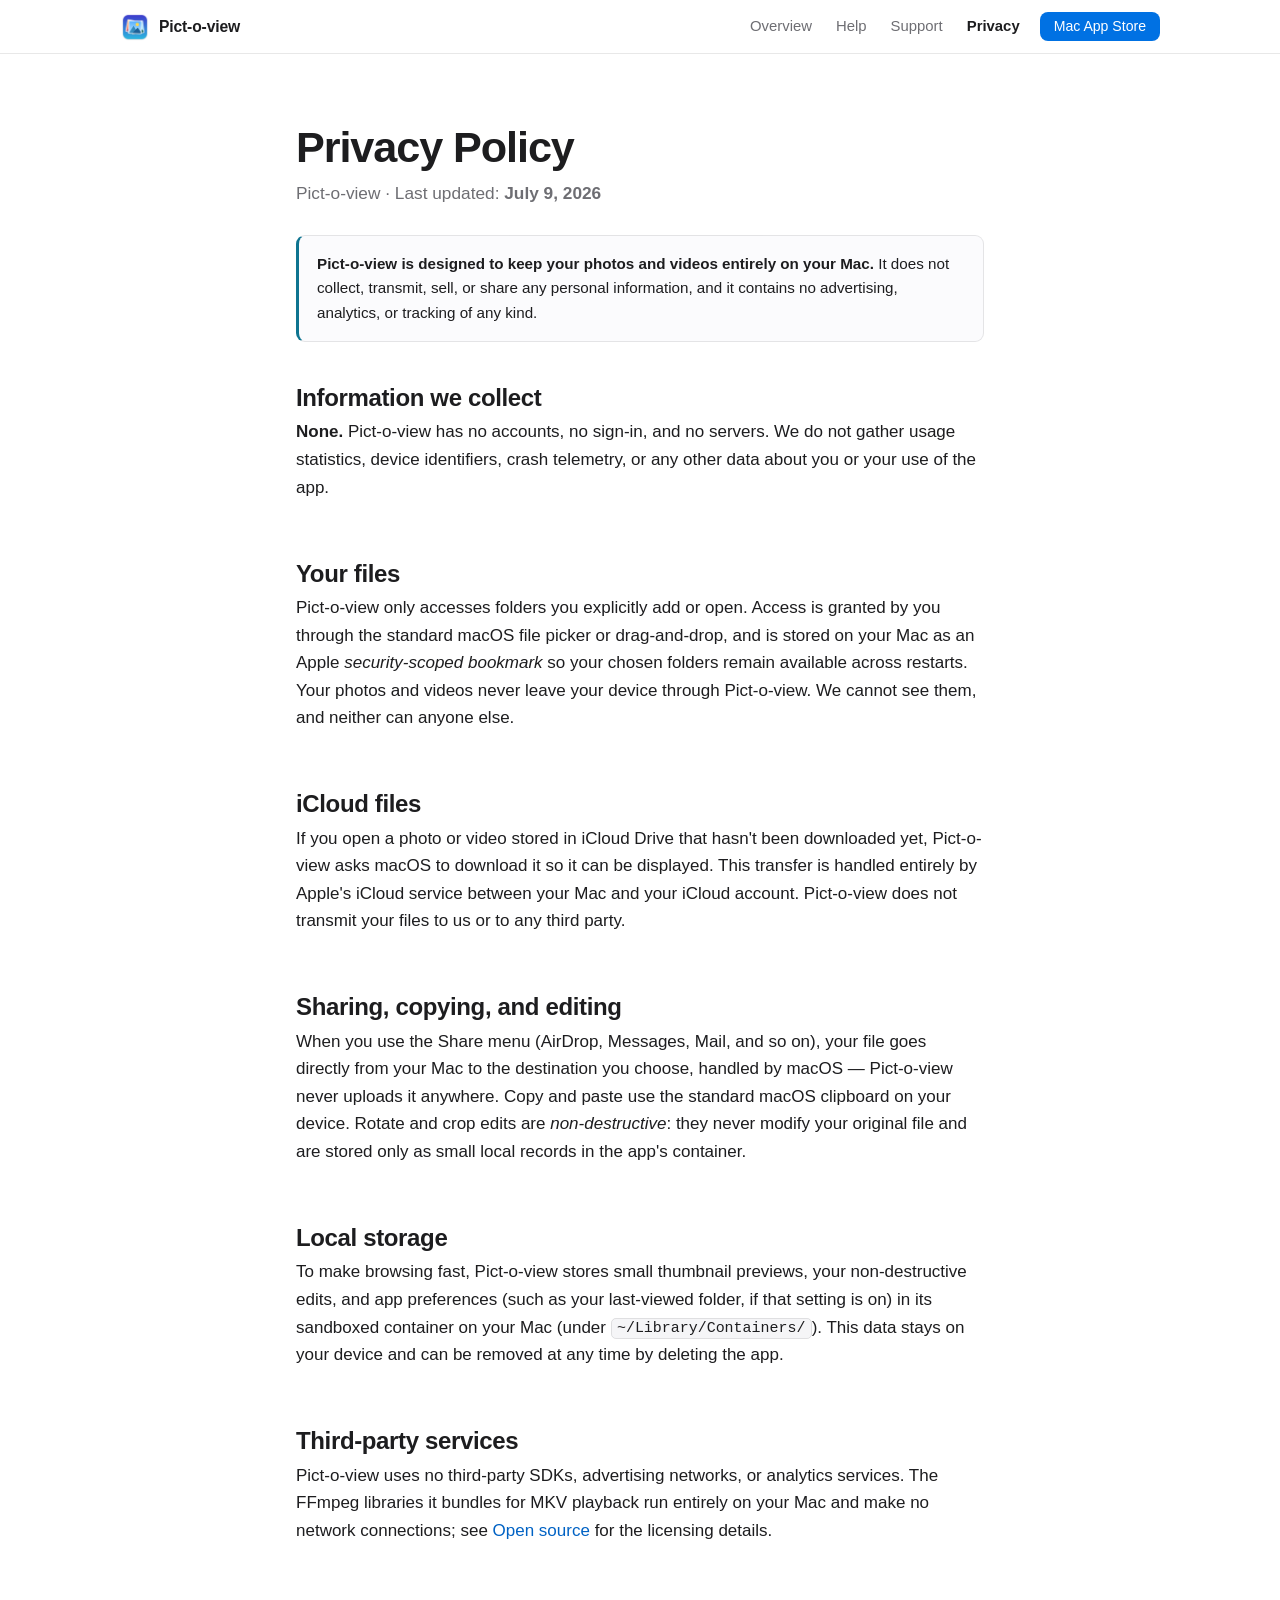
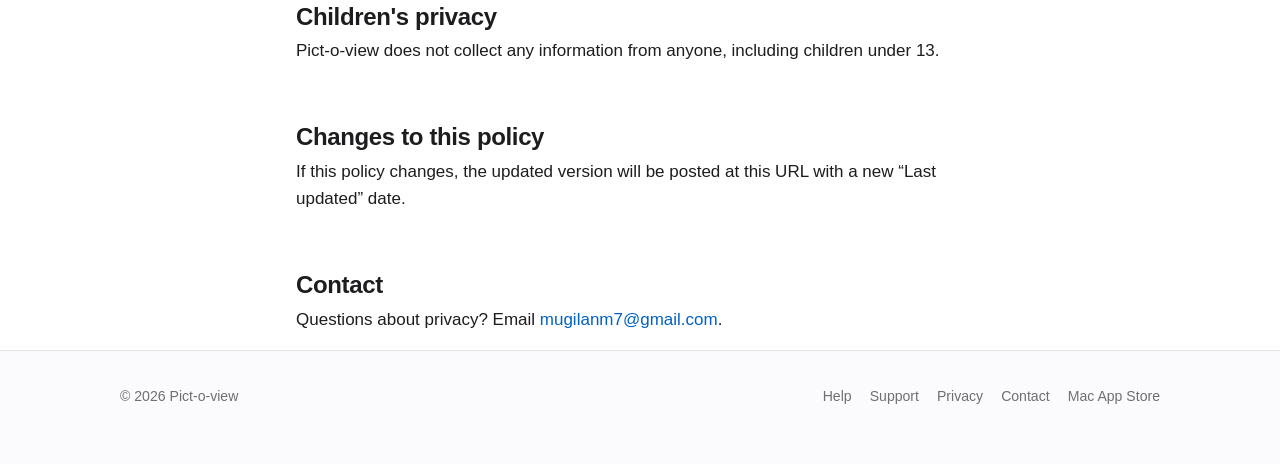
<file: privacy.html>
<!DOCTYPE html>
<html lang="en">
<head>
<meta charset="utf-8">
<meta name="viewport" content="width=device-width, initial-scale=1">
<title>Pict-o-view — Privacy Policy</title>
<meta name="description" content="Pict-o-view collects nothing. No accounts, no analytics, no servers — your photos and videos never leave your Mac.">
<meta name="theme-color" content="#ffffff" media="(prefers-color-scheme: light)">
<meta name="theme-color" content="#000000" media="(prefers-color-scheme: dark)">
<link rel="icon" type="image/png" href="images/icon_512x512.png">
<link rel="apple-touch-icon" href="images/icon_512x512.png">
<link rel="stylesheet" href="css/site.css">
</head>
<body>

<!-- Icon sprite: inline so the pages make no image requests. Attributes
     live on each <symbol> because a <use> clone inherits from the use
     site, not from the sprite. Generated by build_sprite.py. -->
<svg xmlns="http://www.w3.org/2000/svg" style="display:none" aria-hidden="true" focusable="false">

  <symbol id="i-photo" viewBox="0 0 24 24" fill="none" stroke="currentColor" stroke-width="1.8" stroke-linecap="round" stroke-linejoin="round">
    <rect x="3" y="5" width="18" height="14" rx="2.5"/>
    <circle cx="8.4" cy="10" r="1.5"/>
    <path d="M4 17.2l4.6-4.6 3.4 3.4 3-3L20 16.2"/>
  </symbol>
  <symbol id="i-folder" viewBox="0 0 24 24" fill="none" stroke="currentColor" stroke-width="1.8" stroke-linecap="round" stroke-linejoin="round">
    <path d="M3 7.5a2 2 0 012-2h3.8l2 2.6H19a2 2 0 012 2V17a2 2 0 01-2 2H5a2 2 0 01-2-2z"/>
    <path d="M12 11.6v4.6M9.7 13.9h4.6"/>
  </symbol>
  <symbol id="i-tree" viewBox="0 0 24 24" fill="none" stroke="currentColor" stroke-width="1.8" stroke-linecap="round" stroke-linejoin="round">
    <path d="M4.5 5.5h6M8 9.5h6M11.5 13.5h6M11.5 17.5h6"/>
    <path d="M8 5.5v12"/>
  </symbol>
  <symbol id="i-grid" viewBox="0 0 24 24" fill="none" stroke="currentColor" stroke-width="1.8" stroke-linecap="round" stroke-linejoin="round">
    <rect x="4" y="4" width="6.6" height="6.6" rx="1.6"/>
    <rect x="13.4" y="4" width="6.6" height="6.6" rx="1.6"/>
    <rect x="4" y="13.4" width="6.6" height="6.6" rx="1.6"/>
    <rect x="13.4" y="13.4" width="6.6" height="6.6" rx="1.6"/>
  </symbol>
  <symbol id="i-eye" viewBox="0 0 24 24" fill="none" stroke="currentColor" stroke-width="1.8" stroke-linecap="round" stroke-linejoin="round">
    <path d="M2.5 12S6 6.2 12 6.2 21.5 12 21.5 12 18 17.8 12 17.8 2.5 12 2.5 12z"/>
    <circle cx="12" cy="12" r="2.6"/>
  </symbol>
  <symbol id="i-wand" viewBox="0 0 24 24" fill="none" stroke="currentColor" stroke-width="1.8" stroke-linecap="round" stroke-linejoin="round">
    <path d="M4 20l8.2-8.2"/>
    <path d="M15.6 3.5l1.1 2.6 2.6 1.1-2.6 1.1-1.1 2.6-1.1-2.6-2.6-1.1 2.6-1.1z"/>
    <path d="M19.8 14.4l.6 1.4 1.4.6-1.4.6-.6 1.4-.6-1.4-1.4-.6 1.4-.6z"/>
  </symbol>
  <symbol id="i-flag" viewBox="0 0 24 24" fill="none" stroke="currentColor" stroke-width="1.8" stroke-linecap="round" stroke-linejoin="round">
    <path d="M6 3.5v17"/>
    <path d="M6 4.6h11.5l-2.2 4.2 2.2 4.2H6"/>
  </symbol>
  <symbol id="i-film" viewBox="0 0 24 24" fill="none" stroke="currentColor" stroke-width="1.8" stroke-linecap="round" stroke-linejoin="round">
    <rect x="3" y="5" width="18" height="14" rx="2.2"/>
    <path d="M3.2 9.4h17.6M3.2 14.6h17.6M8.2 5.2v13.6M15.8 5.2v13.6"/>
  </symbol>
  <symbol id="i-lock" viewBox="0 0 24 24" fill="none" stroke="currentColor" stroke-width="1.8" stroke-linecap="round" stroke-linejoin="round">
    <rect x="4.8" y="10.8" width="14.4" height="9.2" rx="2.2"/>
    <path d="M8.4 10.8V8.2a3.6 3.6 0 017.2 0v2.6"/>
  </symbol>
  <symbol id="i-keyboard" viewBox="0 0 24 24" fill="none" stroke="currentColor" stroke-width="1.8" stroke-linecap="round" stroke-linejoin="round">
    <rect x="2.4" y="6.4" width="19.2" height="11.2" rx="2.2"/>
    <path d="M6 10.2h.6M9.4 10.2h.6M12.8 10.2h.6M16.2 10.2h.6M7.6 14.2h8.8"/>
  </symbol>
  <symbol id="i-mail" viewBox="0 0 24 24" fill="none" stroke="currentColor" stroke-width="1.8" stroke-linecap="round" stroke-linejoin="round">
    <rect x="3" y="5.6" width="18" height="12.8" rx="2.2"/>
    <path d="M3.6 7.2l8.4 5.9 8.4-5.9"/>
  </symbol>
  <symbol id="i-bolt" viewBox="0 0 24 24" fill="none" stroke="currentColor" stroke-width="1.8" stroke-linecap="round" stroke-linejoin="round">
    <path d="M13.2 3l-7 10.2h4.6L9.6 21l7.2-10.4h-4.7z"/>
  </symbol>
  <symbol id="i-shield" viewBox="0 0 24 24" fill="none" stroke="currentColor" stroke-width="1.8" stroke-linecap="round" stroke-linejoin="round">
    <path d="M12 3.2l7.4 2.9v4.8c0 4.5-3 8.2-7.4 9.9-4.4-1.7-7.4-5.4-7.4-9.9V6.1z"/>
    <path d="M8.9 11.9l2.4 2.4 4-4.4"/>
  </symbol>
  <symbol id="i-share" viewBox="0 0 24 24" fill="none" stroke="currentColor" stroke-width="1.8" stroke-linecap="round" stroke-linejoin="round">
    <path d="M12 15.6V3.6"/>
    <path d="M8.2 7.2L12 3.4l3.8 3.8"/>
    <path d="M5 13.6v4.8A1.8 1.8 0 006.8 20.2h10.4a1.8 1.8 0 001.8-1.8v-4.8"/>
  </symbol>
  <symbol id="i-sliders" viewBox="0 0 24 24" fill="none" stroke="currentColor" stroke-width="1.8" stroke-linecap="round" stroke-linejoin="round">
    <path d="M4 8h9M18.4 8H20M4 16h4.4M13.8 16H20"/>
    <circle cx="15.6" cy="8" r="2.4"/>
    <circle cx="11" cy="16" r="2.4"/>
  </symbol>
  <symbol id="i-code" viewBox="0 0 24 24" fill="none" stroke="currentColor" stroke-width="1.8" stroke-linecap="round" stroke-linejoin="round">
    <path d="M9 7.5L4.5 12 9 16.5M15 7.5L19.5 12 15 16.5"/>
  </symbol>
</svg>

<header class="site-header">
  <div class="wrap">
    <a class="brand" href="index.html">
      <img class="brand-mark" src="images/icon_512x512.png" width="30" height="30" alt="">
      Pict-o-view
    </a>
    <nav class="site-nav" aria-label="Site">
      <a href="index.html">Overview</a>
      <a href="help.html">Help</a>
      <a href="support.html">Support</a>
      <a href="privacy.html" aria-current="page">Privacy</a>
      <a class="btn" href="https://apps.apple.com/us/app/pict-o-view/id6789158521">Mac App Store</a>
    </nav>
  </div>
</header>

<main class="wrap">
  <div class="page-head">
    <h1>Privacy Policy</h1>
    <p class="lede">Pict-o-view · Last updated: <strong>July 9, 2026</strong></p>
  </div>

  <div class="callout" style="--tint: var(--teal)">
    <p><strong>Pict-o-view is designed to keep your photos and videos entirely on your Mac.</strong> It does not collect, transmit, sell, or share any personal information, and it contains no advertising, analytics, or tracking of any kind.</p>
  </div>

  <section class="section">
    <h2>Information we collect</h2>
    <p><strong>None.</strong> Pict-o-view has no accounts, no sign-in, and no servers. We do not gather usage statistics, device identifiers, crash telemetry, or any other data about you or your use of the app.</p>
  </section>

  <section class="section">
    <h2>Your files</h2>
    <p>Pict-o-view only accesses folders you explicitly add or open. Access is granted by you through the standard macOS file picker or drag-and-drop, and is stored on your Mac as an Apple <em>security-scoped bookmark</em> so your chosen folders remain available across restarts. Your photos and videos never leave your device through Pict-o-view. We cannot see them, and neither can anyone else.</p>
  </section>

  <section class="section">
    <h2>iCloud files</h2>
    <p>If you open a photo or video stored in iCloud Drive that hasn't been downloaded yet, Pict-o-view asks macOS to download it so it can be displayed. This transfer is handled entirely by Apple's iCloud service between your Mac and your iCloud account. Pict-o-view does not transmit your files to us or to any third party.</p>
  </section>

  <section class="section">
    <h2>Sharing, copying, and editing</h2>
    <p>When you use the Share menu (AirDrop, Messages, Mail, and so on), your file goes directly from your Mac to the destination you choose, handled by macOS — Pict-o-view never uploads it anywhere. Copy and paste use the standard macOS clipboard on your device. Rotate and crop edits are <em>non-destructive</em>: they never modify your original file and are stored only as small local records in the app's container.</p>
  </section>

  <section class="section">
    <h2>Local storage</h2>
    <p>To make browsing fast, Pict-o-view stores small thumbnail previews, your non-destructive edits, and app preferences (such as your last-viewed folder, if that setting is on) in its sandboxed container on your Mac (under <code>~/Library/Containers/</code>). This data stays on your device and can be removed at any time by deleting the app.</p>
  </section>

  <section class="section">
    <h2>Third-party services</h2>
    <p>Pict-o-view uses no third-party SDKs, advertising networks, or analytics services. The FFmpeg libraries it bundles for MKV playback run entirely on your Mac and make no network connections; see <a href="support.html#open-source">Open source</a> for the licensing details.</p>
  </section>

  <section class="section">
    <h2>Children's privacy</h2>
    <p>Pict-o-view does not collect any information from anyone, including children under 13.</p>
  </section>

  <section class="section">
    <h2>Changes to this policy</h2>
    <p>If this policy changes, the updated version will be posted at this URL with a new “Last updated” date.</p>
  </section>

  <section class="section">
    <h2>Contact</h2>
    <p>Questions about privacy? Email <a href="mailto:mugilanm7@gmail.com">mugilanm7@gmail.com</a>.</p>
  </section>
</main>

<footer class="site-footer">
  <div class="wrap">
    <span>© 2026 Pict-o-view</span>
    <nav aria-label="Footer">
      <a href="help.html">Help</a>
      <a href="support.html">Support</a>
      <a href="privacy.html">Privacy</a>
      <a href="mailto:mugilanm7@gmail.com">Contact</a>
      <a href="https://apps.apple.com/us/app/pict-o-view/id6789158521">Mac App Store</a>
    </nav>
  </div>
</footer>

<script src="js/site.js" defer></script>
</body>
</html>
</file>
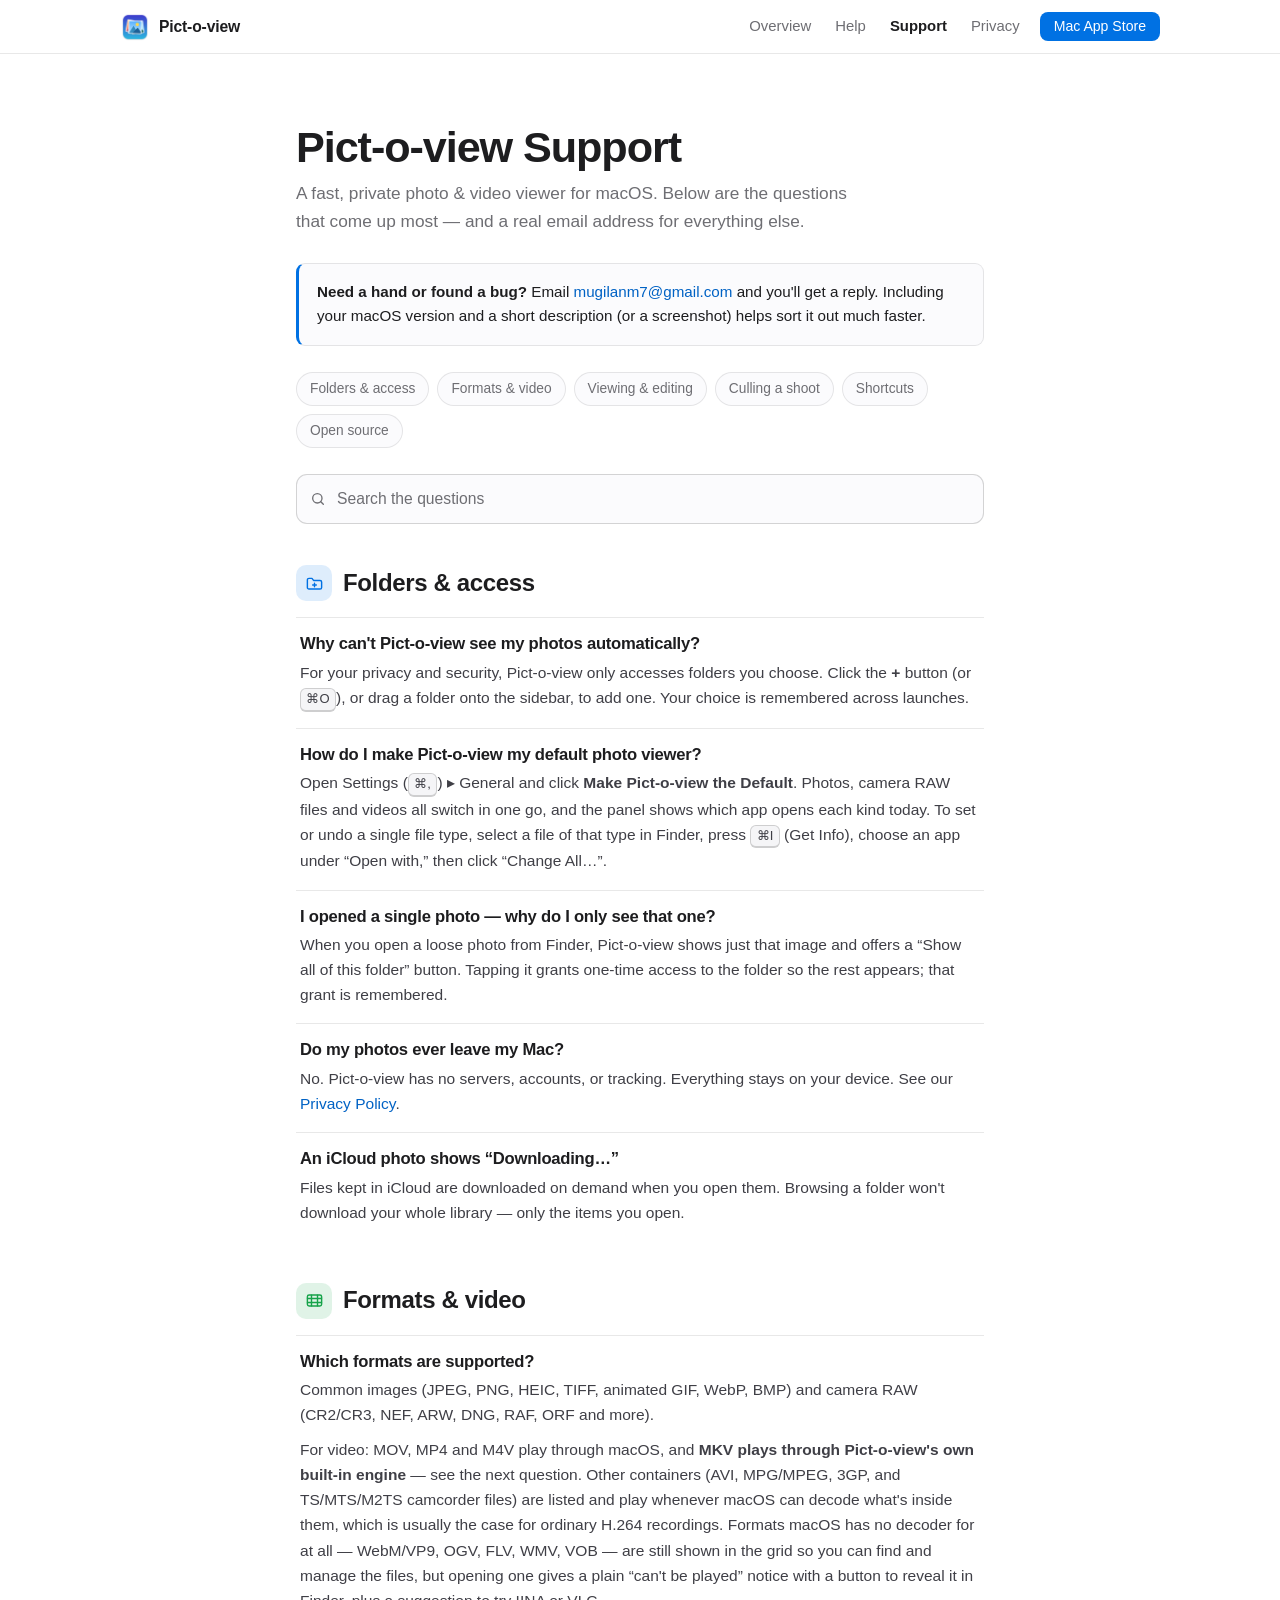
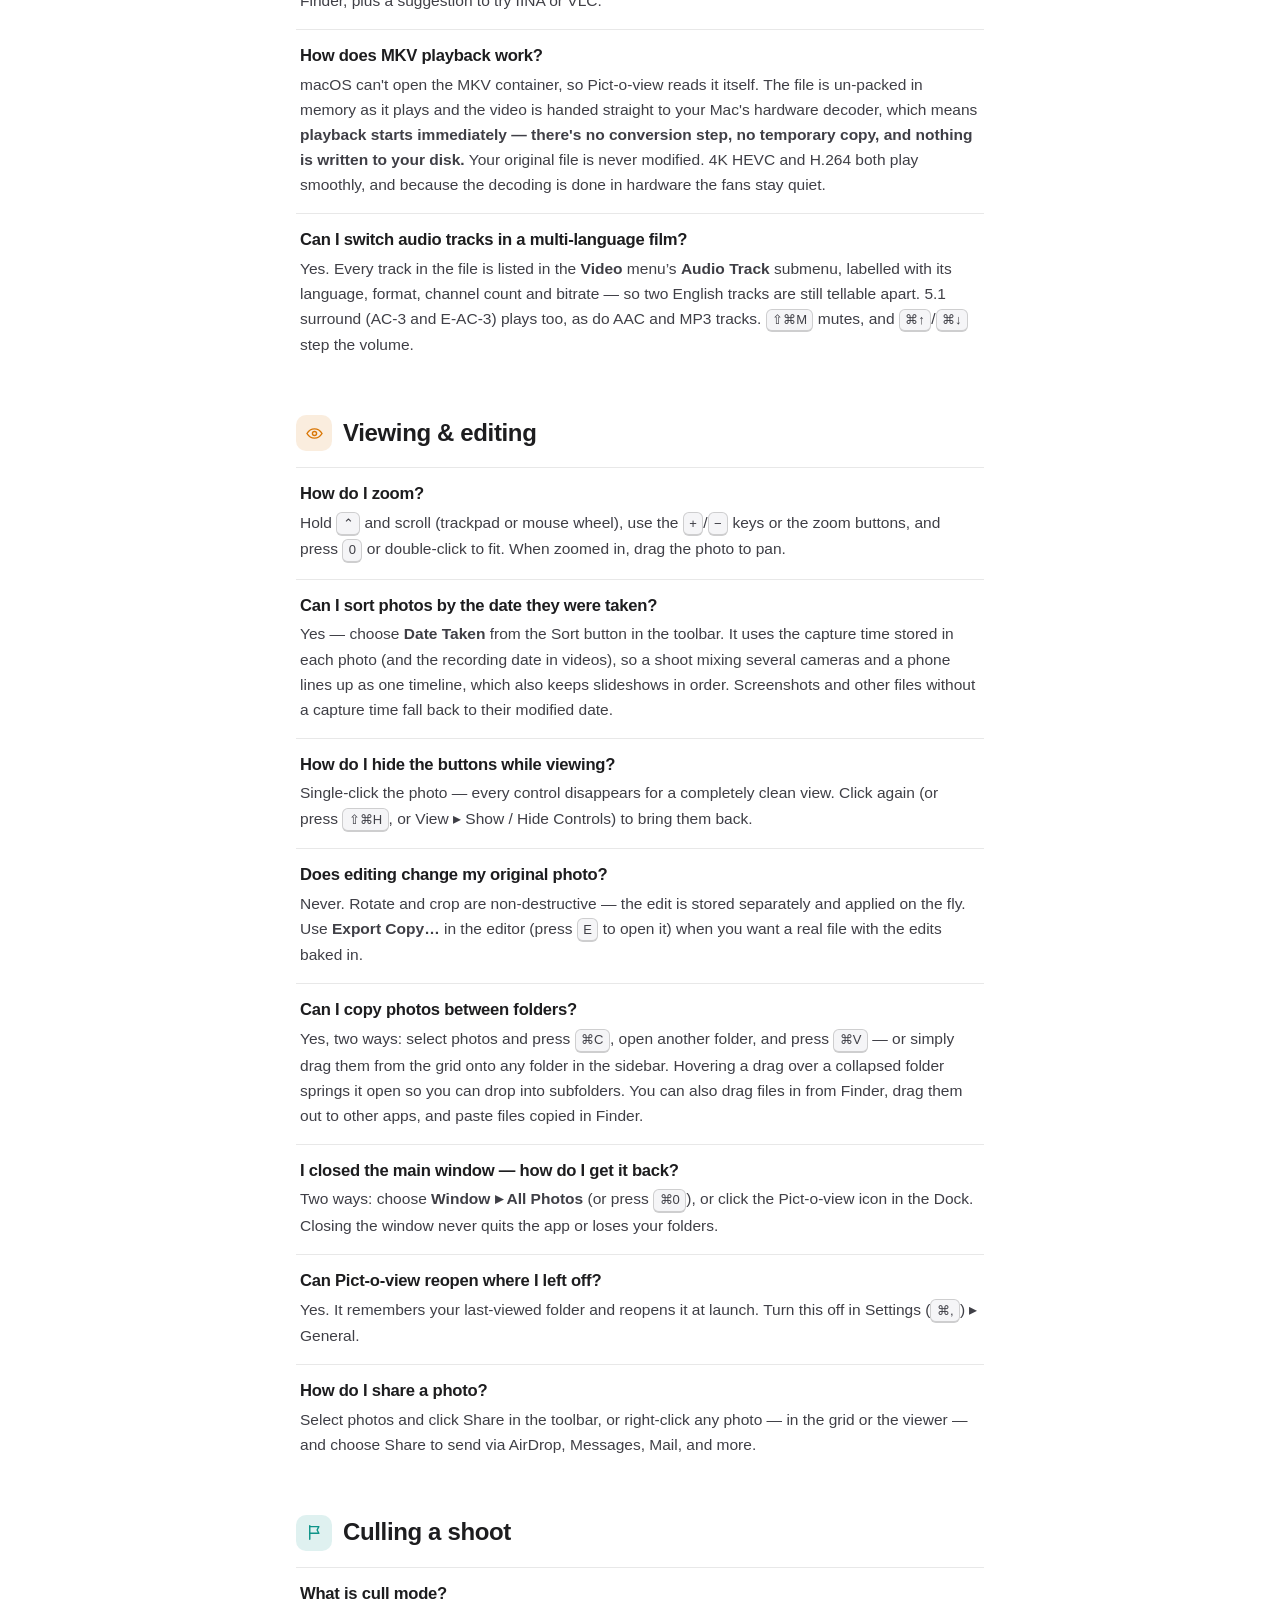
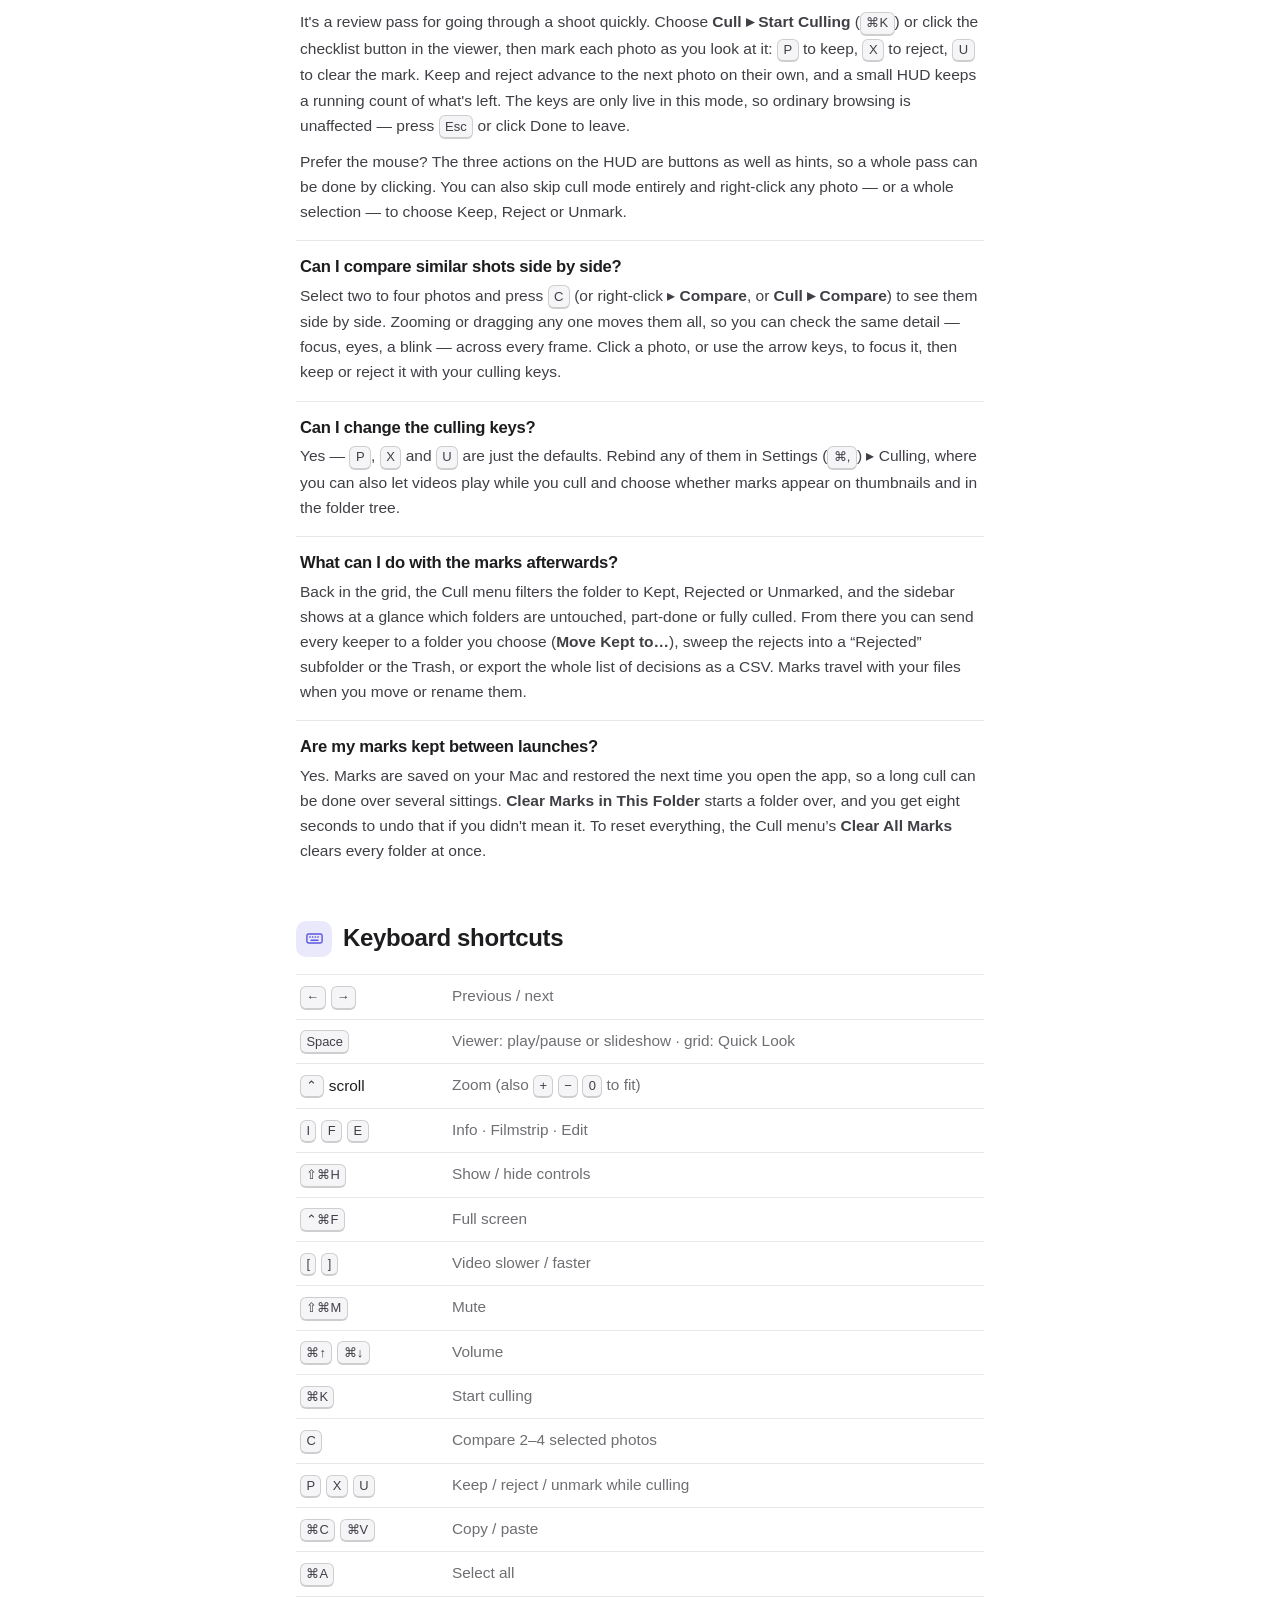
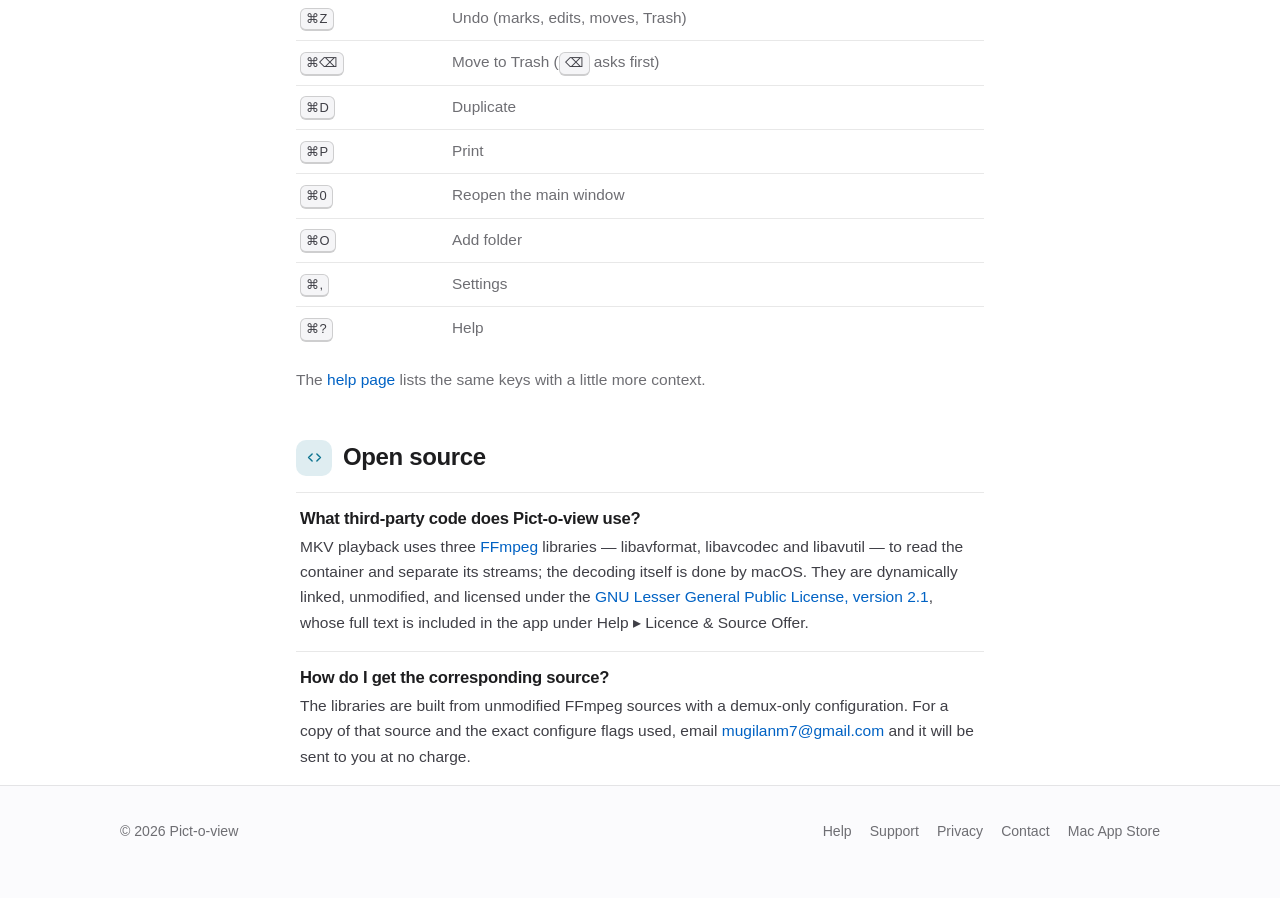
<file: support.html>
<!DOCTYPE html>
<html lang="en">
<head>
<meta charset="utf-8">
<meta name="viewport" content="width=device-width, initial-scale=1">
<title>Pict-o-view — Support</title>
<meta name="description" content="Answers to the questions that come up most about Pict-o-view: folder access, supported formats, MKV and audio tracks, culling, keyboard shortcuts, and how to get in touch.">
<meta name="theme-color" content="#ffffff" media="(prefers-color-scheme: light)">
<meta name="theme-color" content="#000000" media="(prefers-color-scheme: dark)">
<link rel="icon" type="image/png" href="images/icon_512x512.png">
<link rel="apple-touch-icon" href="images/icon_512x512.png">
<link rel="stylesheet" href="css/site.css">
</head>
<body>

<!-- Icon sprite: inline so the pages make no image requests. Attributes
     live on each <symbol> because a <use> clone inherits from the use
     site, not from the sprite. Generated by build_sprite.py. -->
<svg xmlns="http://www.w3.org/2000/svg" style="display:none" aria-hidden="true" focusable="false">

  <symbol id="i-photo" viewBox="0 0 24 24" fill="none" stroke="currentColor" stroke-width="1.8" stroke-linecap="round" stroke-linejoin="round">
    <rect x="3" y="5" width="18" height="14" rx="2.5"/>
    <circle cx="8.4" cy="10" r="1.5"/>
    <path d="M4 17.2l4.6-4.6 3.4 3.4 3-3L20 16.2"/>
  </symbol>
  <symbol id="i-folder" viewBox="0 0 24 24" fill="none" stroke="currentColor" stroke-width="1.8" stroke-linecap="round" stroke-linejoin="round">
    <path d="M3 7.5a2 2 0 012-2h3.8l2 2.6H19a2 2 0 012 2V17a2 2 0 01-2 2H5a2 2 0 01-2-2z"/>
    <path d="M12 11.6v4.6M9.7 13.9h4.6"/>
  </symbol>
  <symbol id="i-tree" viewBox="0 0 24 24" fill="none" stroke="currentColor" stroke-width="1.8" stroke-linecap="round" stroke-linejoin="round">
    <path d="M4.5 5.5h6M8 9.5h6M11.5 13.5h6M11.5 17.5h6"/>
    <path d="M8 5.5v12"/>
  </symbol>
  <symbol id="i-grid" viewBox="0 0 24 24" fill="none" stroke="currentColor" stroke-width="1.8" stroke-linecap="round" stroke-linejoin="round">
    <rect x="4" y="4" width="6.6" height="6.6" rx="1.6"/>
    <rect x="13.4" y="4" width="6.6" height="6.6" rx="1.6"/>
    <rect x="4" y="13.4" width="6.6" height="6.6" rx="1.6"/>
    <rect x="13.4" y="13.4" width="6.6" height="6.6" rx="1.6"/>
  </symbol>
  <symbol id="i-eye" viewBox="0 0 24 24" fill="none" stroke="currentColor" stroke-width="1.8" stroke-linecap="round" stroke-linejoin="round">
    <path d="M2.5 12S6 6.2 12 6.2 21.5 12 21.5 12 18 17.8 12 17.8 2.5 12 2.5 12z"/>
    <circle cx="12" cy="12" r="2.6"/>
  </symbol>
  <symbol id="i-wand" viewBox="0 0 24 24" fill="none" stroke="currentColor" stroke-width="1.8" stroke-linecap="round" stroke-linejoin="round">
    <path d="M4 20l8.2-8.2"/>
    <path d="M15.6 3.5l1.1 2.6 2.6 1.1-2.6 1.1-1.1 2.6-1.1-2.6-2.6-1.1 2.6-1.1z"/>
    <path d="M19.8 14.4l.6 1.4 1.4.6-1.4.6-.6 1.4-.6-1.4-1.4-.6 1.4-.6z"/>
  </symbol>
  <symbol id="i-flag" viewBox="0 0 24 24" fill="none" stroke="currentColor" stroke-width="1.8" stroke-linecap="round" stroke-linejoin="round">
    <path d="M6 3.5v17"/>
    <path d="M6 4.6h11.5l-2.2 4.2 2.2 4.2H6"/>
  </symbol>
  <symbol id="i-film" viewBox="0 0 24 24" fill="none" stroke="currentColor" stroke-width="1.8" stroke-linecap="round" stroke-linejoin="round">
    <rect x="3" y="5" width="18" height="14" rx="2.2"/>
    <path d="M3.2 9.4h17.6M3.2 14.6h17.6M8.2 5.2v13.6M15.8 5.2v13.6"/>
  </symbol>
  <symbol id="i-lock" viewBox="0 0 24 24" fill="none" stroke="currentColor" stroke-width="1.8" stroke-linecap="round" stroke-linejoin="round">
    <rect x="4.8" y="10.8" width="14.4" height="9.2" rx="2.2"/>
    <path d="M8.4 10.8V8.2a3.6 3.6 0 017.2 0v2.6"/>
  </symbol>
  <symbol id="i-keyboard" viewBox="0 0 24 24" fill="none" stroke="currentColor" stroke-width="1.8" stroke-linecap="round" stroke-linejoin="round">
    <rect x="2.4" y="6.4" width="19.2" height="11.2" rx="2.2"/>
    <path d="M6 10.2h.6M9.4 10.2h.6M12.8 10.2h.6M16.2 10.2h.6M7.6 14.2h8.8"/>
  </symbol>
  <symbol id="i-mail" viewBox="0 0 24 24" fill="none" stroke="currentColor" stroke-width="1.8" stroke-linecap="round" stroke-linejoin="round">
    <rect x="3" y="5.6" width="18" height="12.8" rx="2.2"/>
    <path d="M3.6 7.2l8.4 5.9 8.4-5.9"/>
  </symbol>
  <symbol id="i-bolt" viewBox="0 0 24 24" fill="none" stroke="currentColor" stroke-width="1.8" stroke-linecap="round" stroke-linejoin="round">
    <path d="M13.2 3l-7 10.2h4.6L9.6 21l7.2-10.4h-4.7z"/>
  </symbol>
  <symbol id="i-shield" viewBox="0 0 24 24" fill="none" stroke="currentColor" stroke-width="1.8" stroke-linecap="round" stroke-linejoin="round">
    <path d="M12 3.2l7.4 2.9v4.8c0 4.5-3 8.2-7.4 9.9-4.4-1.7-7.4-5.4-7.4-9.9V6.1z"/>
    <path d="M8.9 11.9l2.4 2.4 4-4.4"/>
  </symbol>
  <symbol id="i-share" viewBox="0 0 24 24" fill="none" stroke="currentColor" stroke-width="1.8" stroke-linecap="round" stroke-linejoin="round">
    <path d="M12 15.6V3.6"/>
    <path d="M8.2 7.2L12 3.4l3.8 3.8"/>
    <path d="M5 13.6v4.8A1.8 1.8 0 006.8 20.2h10.4a1.8 1.8 0 001.8-1.8v-4.8"/>
  </symbol>
  <symbol id="i-sliders" viewBox="0 0 24 24" fill="none" stroke="currentColor" stroke-width="1.8" stroke-linecap="round" stroke-linejoin="round">
    <path d="M4 8h9M18.4 8H20M4 16h4.4M13.8 16H20"/>
    <circle cx="15.6" cy="8" r="2.4"/>
    <circle cx="11" cy="16" r="2.4"/>
  </symbol>
  <symbol id="i-code" viewBox="0 0 24 24" fill="none" stroke="currentColor" stroke-width="1.8" stroke-linecap="round" stroke-linejoin="round">
    <path d="M9 7.5L4.5 12 9 16.5M15 7.5L19.5 12 15 16.5"/>
  </symbol>
</svg>

<header class="site-header">
  <div class="wrap">
    <a class="brand" href="index.html">
      <img class="brand-mark" src="images/icon_512x512.png" width="30" height="30" alt="">
      Pict-o-view
    </a>
    <nav class="site-nav" aria-label="Site">
      <a href="index.html">Overview</a>
      <a href="help.html">Help</a>
      <a href="support.html" aria-current="page">Support</a>
      <a href="privacy.html">Privacy</a>
      <a class="btn" href="https://apps.apple.com/us/app/pict-o-view/id6789158521">Mac App Store</a>
    </nav>
  </div>
</header>

<main class="wrap">
  <div class="page-head">
    <h1>Pict-o-view Support</h1>
    <p class="lede">A fast, private photo &amp; video viewer for macOS. Below are the questions that come up most — and a real email address for everything else.</p>
  </div>

  <div class="callout" style="--tint: var(--blue)">
    <p><strong>Need a hand or found a bug?</strong> Email <a href="mailto:mugilanm7@gmail.com">mugilanm7@gmail.com</a> and you'll get a reply. Including your macOS version and a short description (or a screenshot) helps sort it out much faster.</p>
  </div>

  <ul class="pills">
    <li><a href="#basics">Folders &amp; access</a></li>
    <li><a href="#media">Formats &amp; video</a></li>
    <li><a href="#viewing">Viewing &amp; editing</a></li>
    <li><a href="#culling">Culling a shoot</a></li>
    <li><a href="#shortcuts">Shortcuts</a></li>
    <li><a href="#open-source">Open source</a></li>
  </ul>

  <div data-search="Search the questions"></div>

  <div data-searchable>

    <section class="section" id="basics">
      <h2><span class="tile t-blue"><svg aria-hidden="true"><use href="#i-folder"></use></svg></span> Folders &amp; access</h2>
      <div class="faq">
        <div class="faq-item">
          <h3>Why can't Pict-o-view see my photos automatically?</h3>
          <p>For your privacy and security, Pict-o-view only accesses folders you choose. Click the <strong>+</strong> button (or <kbd>⌘O</kbd>), or drag a folder onto the sidebar, to add one. Your choice is remembered across launches.</p>
        </div>
        <div class="faq-item">
          <h3>How do I make Pict-o-view my default photo viewer?</h3>
          <p>Open Settings (<kbd>⌘,</kbd>) ▸ General and click <strong>Make Pict-o-view the Default</strong>. Photos, camera RAW files and videos all switch in one go, and the panel shows which app opens each kind today. To set or undo a single file type, select a file of that type in Finder, press <kbd>⌘I</kbd> (Get Info), choose an app under “Open with,” then click “Change All…”.</p>
        </div>
        <div class="faq-item">
          <h3>I opened a single photo — why do I only see that one?</h3>
          <p>When you open a loose photo from Finder, Pict-o-view shows just that image and offers a “Show all of this folder” button. Tapping it grants one-time access to the folder so the rest appears; that grant is remembered.</p>
        </div>
        <div class="faq-item">
          <h3>Do my photos ever leave my Mac?</h3>
          <p>No. Pict-o-view has no servers, accounts, or tracking. Everything stays on your device. See our <a href="privacy.html">Privacy Policy</a>.</p>
        </div>
        <div class="faq-item">
          <h3>An iCloud photo shows “Downloading…”</h3>
          <p>Files kept in iCloud are downloaded on demand when you open them. Browsing a folder won't download your whole library — only the items you open.</p>
        </div>
      </div>
    </section>

    <section class="section" id="media">
      <h2><span class="tile t-green"><svg aria-hidden="true"><use href="#i-film"></use></svg></span> Formats &amp; video</h2>
      <div class="faq">
        <div class="faq-item">
          <h3>Which formats are supported?</h3>
          <p>Common images (JPEG, PNG, HEIC, TIFF, animated GIF, WebP, BMP) and camera RAW (CR2/CR3, NEF, ARW, DNG, RAF, ORF and more).</p>
          <p>For video: MOV, MP4 and M4V play through macOS, and <strong>MKV plays through Pict-o-view's own built-in engine</strong> — see the next question. Other containers (AVI, MPG/MPEG, 3GP, and TS/MTS/M2TS camcorder files) are listed and play whenever macOS can decode what's inside them, which is usually the case for ordinary H.264 recordings. Formats macOS has no decoder for at all — WebM/VP9, OGV, FLV, WMV, VOB — are still shown in the grid so you can find and manage the files, but opening one gives a plain “can't be played” notice with a button to reveal it in Finder, plus a suggestion to try IINA or VLC.</p>
        </div>
        <div class="faq-item">
          <h3>How does MKV playback work?</h3>
          <p>macOS can't open the MKV container, so Pict-o-view reads it itself. The file is un-packed in memory as it plays and the video is handed straight to your Mac's hardware decoder, which means <strong>playback starts immediately — there's no conversion step, no temporary copy, and nothing is written to your disk.</strong> Your original file is never modified. 4K HEVC and H.264 both play smoothly, and because the decoding is done in hardware the fans stay quiet.</p>
        </div>
        <div class="faq-item">
          <h3>Can I switch audio tracks in a multi-language film?</h3>
          <p>Yes. Every track in the file is listed in the <strong>Video</strong> menu’s <strong>Audio Track</strong> submenu, labelled with its language, format, channel count and bitrate — so two English tracks are still tellable apart. 5.1 surround (AC-3 and E-AC-3) plays too, as do AAC and MP3 tracks. <kbd>⇧⌘M</kbd> mutes, and <kbd>⌘↑</kbd>/<kbd>⌘↓</kbd> step the volume.</p>
        </div>
      </div>
    </section>

    <section class="section" id="viewing">
      <h2><span class="tile t-orange"><svg aria-hidden="true"><use href="#i-eye"></use></svg></span> Viewing &amp; editing</h2>
      <div class="faq">
        <div class="faq-item">
          <h3>How do I zoom?</h3>
          <p>Hold <kbd>⌃</kbd> and scroll (trackpad or mouse wheel), use the <kbd>+</kbd>/<kbd>−</kbd> keys or the zoom buttons, and press <kbd>0</kbd> or double-click to fit. When zoomed in, drag the photo to pan.</p>
        </div>
        <div class="faq-item">
          <h3>Can I sort photos by the date they were taken?</h3>
          <p>Yes — choose <strong>Date Taken</strong> from the Sort button in the toolbar. It uses the capture time stored in each photo (and the recording date in videos), so a shoot mixing several cameras and a phone lines up as one timeline, which also keeps slideshows in order. Screenshots and other files without a capture time fall back to their modified date.</p>
        </div>
        <div class="faq-item">
          <h3>How do I hide the buttons while viewing?</h3>
          <p>Single-click the photo — every control disappears for a completely clean view. Click again (or press <kbd>⇧⌘H</kbd>, or View ▸ Show / Hide Controls) to bring them back.</p>
        </div>
        <div class="faq-item">
          <h3>Does editing change my original photo?</h3>
          <p>Never. Rotate and crop are non-destructive — the edit is stored separately and applied on the fly. Use <strong>Export Copy…</strong> in the editor (press <kbd>E</kbd> to open it) when you want a real file with the edits baked in.</p>
        </div>
        <div class="faq-item">
          <h3>Can I copy photos between folders?</h3>
          <p>Yes, two ways: select photos and press <kbd>⌘C</kbd>, open another folder, and press <kbd>⌘V</kbd> — or simply drag them from the grid onto any folder in the sidebar. Hovering a drag over a collapsed folder springs it open so you can drop into subfolders. You can also drag files in from Finder, drag them out to other apps, and paste files copied in Finder.</p>
        </div>
        <div class="faq-item">
          <h3>I closed the main window — how do I get it back?</h3>
          <p>Two ways: choose <strong>Window ▸ All Photos</strong> (or press <kbd>⌘0</kbd>), or click the Pict-o-view icon in the Dock. Closing the window never quits the app or loses your folders.</p>
        </div>
        <div class="faq-item">
          <h3>Can Pict-o-view reopen where I left off?</h3>
          <p>Yes. It remembers your last-viewed folder and reopens it at launch. Turn this off in Settings (<kbd>⌘,</kbd>) ▸ General.</p>
        </div>
        <div class="faq-item">
          <h3>How do I share a photo?</h3>
          <p>Select photos and click Share in the toolbar, or right-click any photo — in the grid or the viewer — and choose Share to send via AirDrop, Messages, Mail, and more.</p>
        </div>
      </div>
    </section>

    <section class="section" id="culling">
      <h2><span class="tile t-mint"><svg aria-hidden="true"><use href="#i-flag"></use></svg></span> Culling a shoot</h2>
      <div class="faq">
        <div class="faq-item">
          <h3>What is cull mode?</h3>
          <p>It's a review pass for going through a shoot quickly. Choose <strong>Cull ▸ Start Culling</strong> (<kbd>⌘K</kbd>) or click the checklist button in the viewer, then mark each photo as you look at it: <kbd>P</kbd> to keep, <kbd>X</kbd> to reject, <kbd>U</kbd> to clear the mark. Keep and reject advance to the next photo on their own, and a small HUD keeps a running count of what's left. The keys are only live in this mode, so ordinary browsing is unaffected — press <kbd>Esc</kbd> or click Done to leave.</p>
          <p>Prefer the mouse? The three actions on the HUD are buttons as well as hints, so a whole pass can be done by clicking. You can also skip cull mode entirely and right-click any photo — or a whole selection — to choose Keep, Reject or Unmark.</p>
        </div>
        <div class="faq-item">
          <h3>Can I compare similar shots side by side?</h3>
          <p>Select two to four photos and press <kbd>C</kbd> (or right-click ▸ <strong>Compare</strong>, or <strong>Cull ▸ Compare</strong>) to see them side by side. Zooming or dragging any one moves them all, so you can check the same detail — focus, eyes, a blink — across every frame. Click a photo, or use the arrow keys, to focus it, then keep or reject it with your culling keys.</p>
        </div>
        <div class="faq-item">
          <h3>Can I change the culling keys?</h3>
          <p>Yes — <kbd>P</kbd>, <kbd>X</kbd> and <kbd>U</kbd> are just the defaults. Rebind any of them in Settings (<kbd>⌘,</kbd>) ▸ Culling, where you can also let videos play while you cull and choose whether marks appear on thumbnails and in the folder tree.</p>
        </div>
        <div class="faq-item">
          <h3>What can I do with the marks afterwards?</h3>
          <p>Back in the grid, the Cull menu filters the folder to Kept, Rejected or Unmarked, and the sidebar shows at a glance which folders are untouched, part-done or fully culled. From there you can send every keeper to a folder you choose (<strong>Move Kept to…</strong>), sweep the rejects into a “Rejected” subfolder or the Trash, or export the whole list of decisions as a CSV. Marks travel with your files when you move or rename them.</p>
        </div>
        <div class="faq-item">
          <h3>Are my marks kept between launches?</h3>
          <p>Yes. Marks are saved on your Mac and restored the next time you open the app, so a long cull can be done over several sittings. <strong>Clear Marks in This Folder</strong> starts a folder over, and you get eight seconds to undo that if you didn't mean it. To reset everything, the Cull menu’s <strong>Clear All Marks</strong> clears every folder at once.</p>
        </div>
      </div>
    </section>

    <section class="section" id="shortcuts">
      <h2><span class="tile t-indigo"><svg aria-hidden="true"><use href="#i-keyboard"></use></svg></span> Keyboard shortcuts</h2>
      <div class="keys">
        <div class="krow"><span><kbd>←</kbd><kbd>→</kbd></span><span>Previous / next</span></div>
        <div class="krow"><span><kbd>Space</kbd></span><span>Viewer: play/pause or slideshow · grid: Quick Look</span></div>
        <div class="krow"><span><kbd>⌃</kbd> scroll</span><span>Zoom (also <kbd>+</kbd> <kbd>−</kbd> <kbd>0</kbd> to fit)</span></div>
        <div class="krow"><span><kbd>I</kbd><kbd>F</kbd><kbd>E</kbd></span><span>Info · Filmstrip · Edit</span></div>
        <div class="krow"><span><kbd>⇧⌘H</kbd></span><span>Show / hide controls</span></div>
        <div class="krow"><span><kbd>⌃⌘F</kbd></span><span>Full screen</span></div>
        <div class="krow"><span><kbd>[</kbd><kbd>]</kbd></span><span>Video slower / faster</span></div>
        <div class="krow"><span><kbd>⇧⌘M</kbd></span><span>Mute</span></div>
        <div class="krow"><span><kbd>⌘↑</kbd><kbd>⌘↓</kbd></span><span>Volume</span></div>
        <div class="krow"><span><kbd>⌘K</kbd></span><span>Start culling</span></div>
        <div class="krow"><span><kbd>C</kbd></span><span>Compare 2–4 selected photos</span></div>
        <div class="krow"><span><kbd>P</kbd><kbd>X</kbd><kbd>U</kbd></span><span>Keep / reject / unmark while culling</span></div>
        <div class="krow"><span><kbd>⌘C</kbd><kbd>⌘V</kbd></span><span>Copy / paste</span></div>
        <div class="krow"><span><kbd>⌘A</kbd></span><span>Select all</span></div>
        <div class="krow"><span><kbd>⌘Z</kbd></span><span>Undo (marks, edits, moves, Trash)</span></div>
        <div class="krow"><span><kbd>⌘⌫</kbd></span><span>Move to Trash (<kbd>⌫</kbd> asks first)</span></div>
        <div class="krow"><span><kbd>⌘D</kbd></span><span>Duplicate</span></div>
        <div class="krow"><span><kbd>⌘P</kbd></span><span>Print</span></div>
        <div class="krow"><span><kbd>⌘0</kbd></span><span>Reopen the main window</span></div>
        <div class="krow"><span><kbd>⌘O</kbd></span><span>Add folder</span></div>
        <div class="krow"><span><kbd>⌘,</kbd></span><span>Settings</span></div>
        <div class="krow"><span><kbd>⌘?</kbd></span><span>Help</span></div>
      </div>
      <p class="section-note" style="margin-top:1rem">The <a href="help.html#shortcuts">help page</a> lists the same keys with a little more context.</p>
    </section>

    <section class="section" id="open-source">
      <h2><span class="tile t-teal"><svg aria-hidden="true"><use href="#i-code"></use></svg></span> Open source</h2>
      <div class="faq">
        <div class="faq-item">
          <h3>What third-party code does Pict-o-view use?</h3>
          <p>MKV playback uses three <a href="https://ffmpeg.org">FFmpeg</a> libraries — libavformat, libavcodec and libavutil — to read the container and separate its streams; the decoding itself is done by macOS. They are dynamically linked, unmodified, and licensed under the <a href="https://www.gnu.org/licenses/old-licenses/lgpl-2.1.html">GNU Lesser General Public License, version 2.1</a>, whose full text is included in the app under Help ▸ Licence &amp; Source Offer.</p>
        </div>
        <div class="faq-item">
          <h3>How do I get the corresponding source?</h3>
          <p>The libraries are built from unmodified FFmpeg sources with a demux-only configuration. For a copy of that source and the exact configure flags used, email <a href="mailto:mugilanm7@gmail.com?subject=Pict-o-view%20FFmpeg%20source%20request">mugilanm7@gmail.com</a> and it will be sent to you at no charge.</p>
        </div>
      </div>
    </section>

  </div>
</main>

<footer class="site-footer">
  <div class="wrap">
    <span>© 2026 Pict-o-view</span>
    <nav aria-label="Footer">
      <a href="help.html">Help</a>
      <a href="support.html">Support</a>
      <a href="privacy.html">Privacy</a>
      <a href="mailto:mugilanm7@gmail.com">Contact</a>
      <a href="https://apps.apple.com/us/app/pict-o-view/id6789158521">Mac App Store</a>
    </nav>
  </div>
</footer>

<script src="js/site.js" defer></script>
</body>
</html>
</file>
<file: css/site.css>
/* ==========================================================================
   Pict-o-view — shared stylesheet
   One file, no build step, no external requests. Every page links this.
   ========================================================================== */

/* --- Design tokens -------------------------------------------------------- */

:root {
  color-scheme: light dark;

  --font: -apple-system, BlinkMacSystemFont, "SF Pro Text", "Segoe UI", Roboto,
    Helvetica, Arial, sans-serif;
  --mono: ui-monospace, SFMono-Regular, "SF Mono", Menlo, Consolas, monospace;

  --bg: #ffffff;
  --surface: #f5f5f7;
  --surface-2: #fbfbfd;
  --text: #1d1d1f;
  --text-2: #3f3f46;
  --muted: #6e6e73;
  --accent: #0071e3;
  --accent-text: #0062c4;
  --border: rgba(0, 0, 0, 0.09);
  --border-strong: rgba(0, 0, 0, 0.16);
  --header-bg: rgba(255, 255, 255, 0.72);
  --shadow-sm: 0 1px 2px rgba(0, 0, 0, 0.05);
  --shadow: 0 1px 3px rgba(0, 0, 0, 0.06), 0 12px 32px rgba(0, 0, 0, 0.07);
  --tile-alpha: 0.13;

  /* Accents mirror the in-app Help sheet, one hue per topic. */
  --blue: #0071e3;
  --indigo: #5b57e0;
  --orange: #d97706;
  --purple: #9333ea;
  --mint: #0d9488;
  --green: #16a34a;
  --teal: #0e7490;
  --pink: #db2777;

  --radius: 14px;
  --radius-sm: 9px;
  --measure: 46rem;
  --wide: 68rem;
  --header-h: 54px;
}

@media (prefers-color-scheme: dark) {
  :root {
    --bg: #000000;
    --surface: #17171a;
    --surface-2: #101013;
    --text: #f5f5f7;
    --text-2: #d6d6da;
    --muted: #98989d;
    --accent: #2997ff;
    --accent-text: #58aeff;
    --border: rgba(255, 255, 255, 0.12);
    --border-strong: rgba(255, 255, 255, 0.2);
    --header-bg: rgba(12, 12, 14, 0.72);
    --shadow-sm: 0 1px 2px rgba(0, 0, 0, 0.5);
    --shadow: 0 1px 3px rgba(0, 0, 0, 0.5), 0 12px 32px rgba(0, 0, 0, 0.55);
    --tile-alpha: 0.22;

    --blue: #2997ff;
    --indigo: #8b87ff;
    --orange: #f59e0b;
    --purple: #c084fc;
    --mint: #2dd4bf;
    --green: #4ade80;
    --teal: #22d3ee;
    --pink: #f472b6;
  }
}

/* --- Reset / base --------------------------------------------------------- */

*,
*::before,
*::after {
  box-sizing: border-box;
}

html {
  -webkit-text-size-adjust: 100%;
  scroll-behavior: smooth;
}

body {
  margin: 0;
  background: var(--bg);
  color: var(--text);
  font-family: var(--font);
  font-size: 17px;
  line-height: 1.62;
  -webkit-font-smoothing: antialiased;
  -moz-osx-font-smoothing: grayscale;
}

img,
svg {
  max-width: 100%;
}

a {
  color: var(--accent-text);
  text-decoration: none;
}

a:hover {
  text-decoration: underline;
}

:focus-visible {
  outline: 2px solid var(--accent);
  outline-offset: 3px;
  border-radius: 4px;
}

h1,
h2,
h3 {
  line-height: 1.2;
  letter-spacing: -0.015em;
  text-wrap: balance;
}

p {
  margin: 0 0 1em;
}

hr {
  border: 0;
  border-top: 1px solid var(--border);
  margin: 2.5rem 0;
}

.muted {
  color: var(--muted);
}

.visually-hidden {
  position: absolute;
  width: 1px;
  height: 1px;
  overflow: hidden;
  clip: rect(0 0 0 0);
  white-space: nowrap;
}

/* --- Layout --------------------------------------------------------------- */

.wrap {
  width: 100%;
  max-width: var(--measure);
  margin: 0 auto;
  padding: 0 24px;
}

.wrap--wide {
  max-width: var(--wide);
}

main {
  padding-bottom: 72px;
}

/* --- Header / navigation -------------------------------------------------- */

.site-header {
  position: sticky;
  top: 0;
  z-index: 50;
  height: var(--header-h);
  display: flex;
  align-items: center;
  background: var(--header-bg);
  border-bottom: 1px solid var(--border);
  -webkit-backdrop-filter: saturate(180%) blur(20px);
  backdrop-filter: saturate(180%) blur(20px);
}

.site-header .wrap {
  max-width: var(--wide);
  display: flex;
  align-items: center;
  gap: 20px;
}

.brand {
  display: inline-flex;
  align-items: center;
  gap: 9px;
  font-weight: 600;
  font-size: 0.98rem;
  letter-spacing: -0.01em;
  color: var(--text);
  white-space: nowrap;
}

.brand:hover {
  text-decoration: none;
}

/* The app icon already carries its own rounded-square shape and shadow in
   the PNG, so it drops in as a plain <img> — no background or radius here. */
.brand-mark {
  width: 30px;
  height: 30px;
  flex: none;
  display: block;
}

.site-nav {
  margin-left: auto;
  display: flex;
  align-items: center;
  gap: 4px;
  font-size: 0.93rem;
  overflow-x: auto;
  scrollbar-width: none;
}

.site-nav::-webkit-scrollbar {
  display: none;
}

.site-nav a {
  color: var(--muted);
  padding: 6px 10px;
  border-radius: 8px;
  white-space: nowrap;
}

.site-nav a:hover {
  color: var(--text);
  background: var(--surface);
  text-decoration: none;
}

.site-nav a[aria-current="page"] {
  color: var(--text);
  font-weight: 600;
}

/* `.site-nav a` (0,1,1) outranks `.btn` (0,1,0), so the button's white text
   has to be restated at (0,2,0) or it inherits the muted nav colour. */
.site-nav .btn {
  margin-left: 6px;
  padding: 5px 13px;
  font-size: 0.88rem;
  color: #fff;
}

.site-nav .btn:hover {
  color: #fff;
}

/* --- Buttons -------------------------------------------------------------- */

.btn {
  display: inline-flex;
  align-items: center;
  justify-content: center;
  gap: 8px;
  padding: 11px 22px;
  border-radius: 980px;
  font-size: 1rem;
  font-weight: 500;
  line-height: 1.2;
  border: 1px solid transparent;
  background: var(--accent);
  color: #fff;
  cursor: pointer;
  transition: transform 0.15s ease, filter 0.15s ease, background 0.15s ease;
}

.btn:hover {
  filter: brightness(1.07);
  text-decoration: none;
  transform: translateY(-1px);
}

.btn:active {
  transform: translateY(0);
}

.btn--ghost {
  background: transparent;
  color: var(--accent-text);
  border-color: var(--border-strong);
}

.btn--ghost:hover {
  background: var(--surface);
  filter: none;
}

/* --- Hero (home) ---------------------------------------------------------- */

.hero {
  padding: clamp(48px, 9vw, 96px) 0 8px;
  text-align: center;
}

.hero-icon {
  width: clamp(88px, 14vw, 120px);
  height: auto;
  margin: 0 auto 1.4rem;
  display: block;
}

.hero h1 {
  margin: 0 0 0.5rem;
  font-size: clamp(2.25rem, 6.4vw, 3.6rem);
  letter-spacing: -0.03em;
}

.hero .lede {
  max-width: 34rem;
  margin: 0 auto 1.9rem;
  font-size: clamp(1.05rem, 2.4vw, 1.3rem);
  color: var(--muted);
}

.hero-actions {
  display: flex;
  flex-wrap: wrap;
  gap: 12px;
  justify-content: center;
}

.hero-note {
  margin: 1.4rem 0 0;
  font-size: 0.87rem;
  color: var(--muted);
}

/* A CSS-drawn stand-in for a screenshot: no image assets to ship or break. */
.mock {
  margin: clamp(36px, 6vw, 64px) auto 0;
  max-width: 56rem;
  aspect-ratio: 16 / 10;
  border: 1px solid var(--border-strong);
  border-radius: 12px;
  overflow: hidden;
  background: var(--surface-2);
  box-shadow: var(--shadow);
  display: flex;
  flex-direction: column;
}

.mock-bar {
  height: 30px;
  flex: none;
  display: flex;
  align-items: center;
  gap: 7px;
  padding: 0 12px;
  background: var(--surface);
  border-bottom: 1px solid var(--border);
}

.mock-bar i {
  width: 11px;
  height: 11px;
  border-radius: 50%;
  background: var(--border-strong);
}

.mock-bar i:nth-child(1) {
  background: #ff5f57;
}
.mock-bar i:nth-child(2) {
  background: #febc2e;
}
.mock-bar i:nth-child(3) {
  background: #28c840;
}

.mock-bar span {
  margin-left: 8px;
  font-size: 0.72rem;
  color: var(--muted);
}

.mock-body {
  flex: 1;
  display: flex;
  min-height: 0;
}

.mock-side {
  width: 27%;
  min-width: 96px;
  border-right: 1px solid var(--border);
  background: var(--surface);
  padding: 12px 10px;
  display: flex;
  flex-direction: column;
  gap: 8px;
}

.mock-side b,
.mock-side em {
  display: block;
  height: 9px;
  border-radius: 4px;
  background: var(--border-strong);
  opacity: 0.5;
}

.mock-side b {
  width: 72%;
}

.mock-side em {
  width: 54%;
  margin-left: 14px;
  opacity: 0.32;
}

.mock-side b.on {
  background: var(--accent);
  opacity: 0.85;
}

.mock-grid {
  flex: 1;
  padding: 12px;
  display: grid;
  grid-template-columns: repeat(4, 1fr);
  grid-auto-rows: 1fr;
  gap: 9px;
  min-height: 0;
}

.mock-grid u {
  display: block;
  border-radius: 6px;
  background: linear-gradient(140deg, #7fc7ff, #2f6fd0);
}

.mock-grid u:nth-child(2) {
  background: linear-gradient(140deg, #ffd08a, #e0722a);
}
.mock-grid u:nth-child(3) {
  background: linear-gradient(140deg, #b7f3d0, #1f9c62);
}
.mock-grid u:nth-child(4) {
  background: linear-gradient(140deg, #d9c2ff, #7a49c9);
}
.mock-grid u:nth-child(5) {
  background: linear-gradient(140deg, #ffc7d8, #cf3f6d);
}
.mock-grid u:nth-child(6) {
  background: linear-gradient(140deg, #a8e9ff, #1d7fa8);
}
.mock-grid u:nth-child(7) {
  background: linear-gradient(140deg, #ffe9a8, #c99a1e);
}
.mock-grid u:nth-child(8) {
  background: linear-gradient(140deg, #c6d4ff, #4257c4);
}

/* --- Feature cards (home) ------------------------------------------------- */

/* Three columns at most, deliberately: six cards then land 3 + 3 instead of
   4 + 2, and the copy gets a readable measure rather than a narrow gutter. */
.cards {
  display: grid;
  grid-template-columns: 1fr;
  gap: 18px;
  margin: 0;
  padding: 0;
  list-style: none;
}

@media (min-width: 34rem) {
  .cards {
    grid-template-columns: repeat(2, 1fr);
  }
}

@media (min-width: 56rem) {
  .cards {
    grid-template-columns: repeat(3, 1fr);
  }
}

.card {
  background: var(--surface-2);
  border: 1px solid var(--border);
  border-radius: var(--radius);
  padding: 22px 20px;
}

.card h3 {
  margin: 14px 0 6px;
  font-size: 1.03rem;
}

.card p {
  margin: 0;
  font-size: 0.95rem;
  color: var(--muted);
}

/* --- Tinted icon tiles ---------------------------------------------------- */

.tile {
  width: 36px;
  height: 36px;
  flex: none;
  border-radius: 10px;
  display: grid;
  place-items: center;
  color: var(--tint, var(--accent));
  background: color-mix(in srgb, var(--tint, var(--accent)) calc(var(--tile-alpha) * 100%), transparent);
}

.tile svg {
  width: 19px;
  height: 19px;
}

/* Fallback for engines without color-mix(): a neutral wash still reads fine. */
@supports not (background: color-mix(in srgb, red 10%, transparent)) {
  .tile {
    background: var(--surface);
  }
}

.t-blue { --tint: var(--blue); }
.t-indigo { --tint: var(--indigo); }
.t-orange { --tint: var(--orange); }
.t-purple { --tint: var(--purple); }
.t-mint { --tint: var(--mint); }
.t-green { --tint: var(--green); }
.t-teal { --tint: var(--teal); }
.t-pink { --tint: var(--pink); }

/* --- Page header (doc pages) --------------------------------------------- */

.page-head {
  padding: clamp(40px, 7vw, 68px) 0 4px;
}

.page-head h1 {
  margin: 0 0 0.4rem;
  font-size: clamp(2rem, 5vw, 2.7rem);
  letter-spacing: -0.025em;
}

.page-head .lede {
  margin: 0;
  font-size: 1.08rem;
  color: var(--muted);
  max-width: 36rem;
}

/* --- Section jump pills -------------------------------------------------- */

.pills {
  display: flex;
  gap: 8px;
  flex-wrap: wrap;
  margin: 26px 0 0;
  padding: 0;
  list-style: none;
}

.pills a {
  display: inline-block;
  padding: 5px 13px;
  border-radius: 980px;
  border: 1px solid var(--border);
  background: var(--surface-2);
  color: var(--muted);
  font-size: 0.86rem;
}

.pills a:hover {
  color: var(--text);
  border-color: var(--border-strong);
  text-decoration: none;
}

.pills a.is-active {
  color: #fff;
  background: var(--accent);
  border-color: transparent;
}

/* --- Sections ------------------------------------------------------------- */

.section {
  padding-top: 2.6rem;
  scroll-margin-top: calc(var(--header-h) + 18px);
}

.section > h2 {
  display: flex;
  align-items: center;
  gap: 11px;
  margin: 0 0 0.35rem;
  font-size: 1.5rem;
}

.section > .section-note {
  margin: 0 0 0.4rem;
  color: var(--muted);
  font-size: 0.97rem;
}

/* --- Feature list (help page) -------------------------------------------- */

.features {
  display: grid;
  gap: 2px;
  margin: 1.1rem 0 0;
  padding: 0;
  list-style: none;
}

.feature {
  display: flex;
  align-items: flex-start;
  gap: 14px;
  padding: 15px 4px;
  border-top: 1px solid var(--border);
}

.feature h3 {
  margin: 0 0 2px;
  font-size: 1.02rem;
}

.feature p {
  margin: 0;
  color: var(--muted);
  font-size: 0.96rem;
}

/* --- FAQ ----------------------------------------------------------------- */

.faq {
  margin: 1rem 0 0;
}

.faq-item {
  padding: 16px 4px;
  border-top: 1px solid var(--border);
}

.faq-item h3 {
  margin: 0 0 0.35rem;
  font-size: 1.04rem;
}

.faq-item p {
  margin: 0 0 0.6rem;
  color: var(--text-2);
  font-size: 0.97rem;
}

.faq-item p:last-child {
  margin-bottom: 0;
}

/* --- Search (added by js/site.js; hidden when JS is off) ----------------- */

.search {
  position: relative;
  margin-top: 26px;
}

.search input {
  width: 100%;
  font: inherit;
  font-size: 0.98rem;
  color: var(--text);
  padding: 11px 15px 11px 40px;
  border-radius: 11px;
  border: 1px solid var(--border-strong);
  background: var(--surface-2);
  -webkit-appearance: none;
  appearance: none;
}

.search input::placeholder {
  color: var(--muted);
}

.search input:focus {
  outline: none;
  border-color: var(--accent);
  box-shadow: 0 0 0 3px color-mix(in srgb, var(--accent) 22%, transparent);
}

.search svg {
  position: absolute;
  left: 14px;
  top: 50%;
  transform: translateY(-50%);
  width: 16px;
  height: 16px;
  color: var(--muted);
  pointer-events: none;
}

.search-empty {
  margin: 1.4rem 0 0;
  color: var(--muted);
}

[hidden] {
  display: none !important;
}

/* --- Keyboard shortcuts -------------------------------------------------- */

kbd {
  font-family: var(--font);
  font-size: 0.84em;
  font-weight: 500;
  line-height: 1.4;
  display: inline-block;
  padding: 0.1em 0.42em;
  color: var(--text-2);
  background: var(--surface);
  border: 1px solid var(--border-strong);
  border-bottom-width: 2px;
  border-radius: 6px;
  white-space: nowrap;
}

.keys {
  margin: 1.1rem 0 0;
  display: grid;
  gap: 0;
}

.krow {
  display: grid;
  grid-template-columns: 8.5rem 1fr;
  gap: 10px 16px;
  align-items: baseline;
  padding: 9px 4px;
  border-top: 1px solid var(--border);
  font-size: 0.96rem;
}

.krow > span:first-child {
  display: flex;
  flex-wrap: wrap;
  gap: 5px;
  align-items: center;
}

.krow > span:last-child {
  color: var(--muted);
}

.krow .sep {
  color: var(--muted);
  font-size: 0.85em;
}

@media (max-width: 32rem) {
  .krow {
    grid-template-columns: 1fr;
    gap: 4px;
  }
}

/* --- Callout ------------------------------------------------------------- */

.callout {
  margin: 1.4rem 0 0;
  padding: 16px 18px;
  border: 1px solid var(--border);
  border-left: 3px solid var(--tint, var(--accent));
  border-radius: var(--radius-sm);
  background: var(--surface-2);
  font-size: 0.95rem;
}

.callout p:last-child {
  margin-bottom: 0;
}

code {
  font-family: var(--mono);
  font-size: 0.88em;
  background: var(--surface);
  border: 1px solid var(--border);
  border-radius: 5px;
  padding: 0.08em 0.35em;
}

/* --- Footer -------------------------------------------------------------- */

.site-footer {
  border-top: 1px solid var(--border);
  padding: 34px 0 56px;
  font-size: 0.88rem;
  color: var(--muted);
  background: var(--surface-2);
}

.site-footer .wrap {
  max-width: var(--wide);
  display: flex;
  flex-wrap: wrap;
  gap: 10px 22px;
  align-items: center;
}

.site-footer nav {
  display: flex;
  flex-wrap: wrap;
  gap: 10px 18px;
  margin-left: auto;
}

.site-footer a {
  color: var(--muted);
}

.site-footer a:hover {
  color: var(--text);
}

/* --- Back to top (added by js/site.js) ----------------------------------- */

.to-top {
  position: fixed;
  right: 20px;
  bottom: 20px;
  z-index: 40;
  width: 40px;
  height: 40px;
  padding: 0;
  border-radius: 50%;
  border: 1px solid var(--border);
  background: var(--header-bg);
  -webkit-backdrop-filter: saturate(180%) blur(20px);
  backdrop-filter: saturate(180%) blur(20px);
  color: var(--text);
  box-shadow: var(--shadow-sm);
  cursor: pointer;
  opacity: 0;
  transform: translateY(8px);
  transition: opacity 0.2s ease, transform 0.2s ease;
  pointer-events: none;
}

.to-top.is-visible {
  opacity: 1;
  transform: none;
  pointer-events: auto;
}

.to-top svg {
  width: 17px;
  height: 17px;
}

/* --- Motion / print ------------------------------------------------------ */

@media (prefers-reduced-motion: reduce) {
  html {
    scroll-behavior: auto;
  }
  * {
    transition-duration: 0.01ms !important;
    animation-duration: 0.01ms !important;
  }
}

@media print {
  .site-header,
  .site-footer,
  .pills,
  .search,
  .to-top,
  .mock {
    display: none !important;
  }
  body {
    font-size: 11pt;
    color: #000;
    background: #fff;
  }
}
</file>
